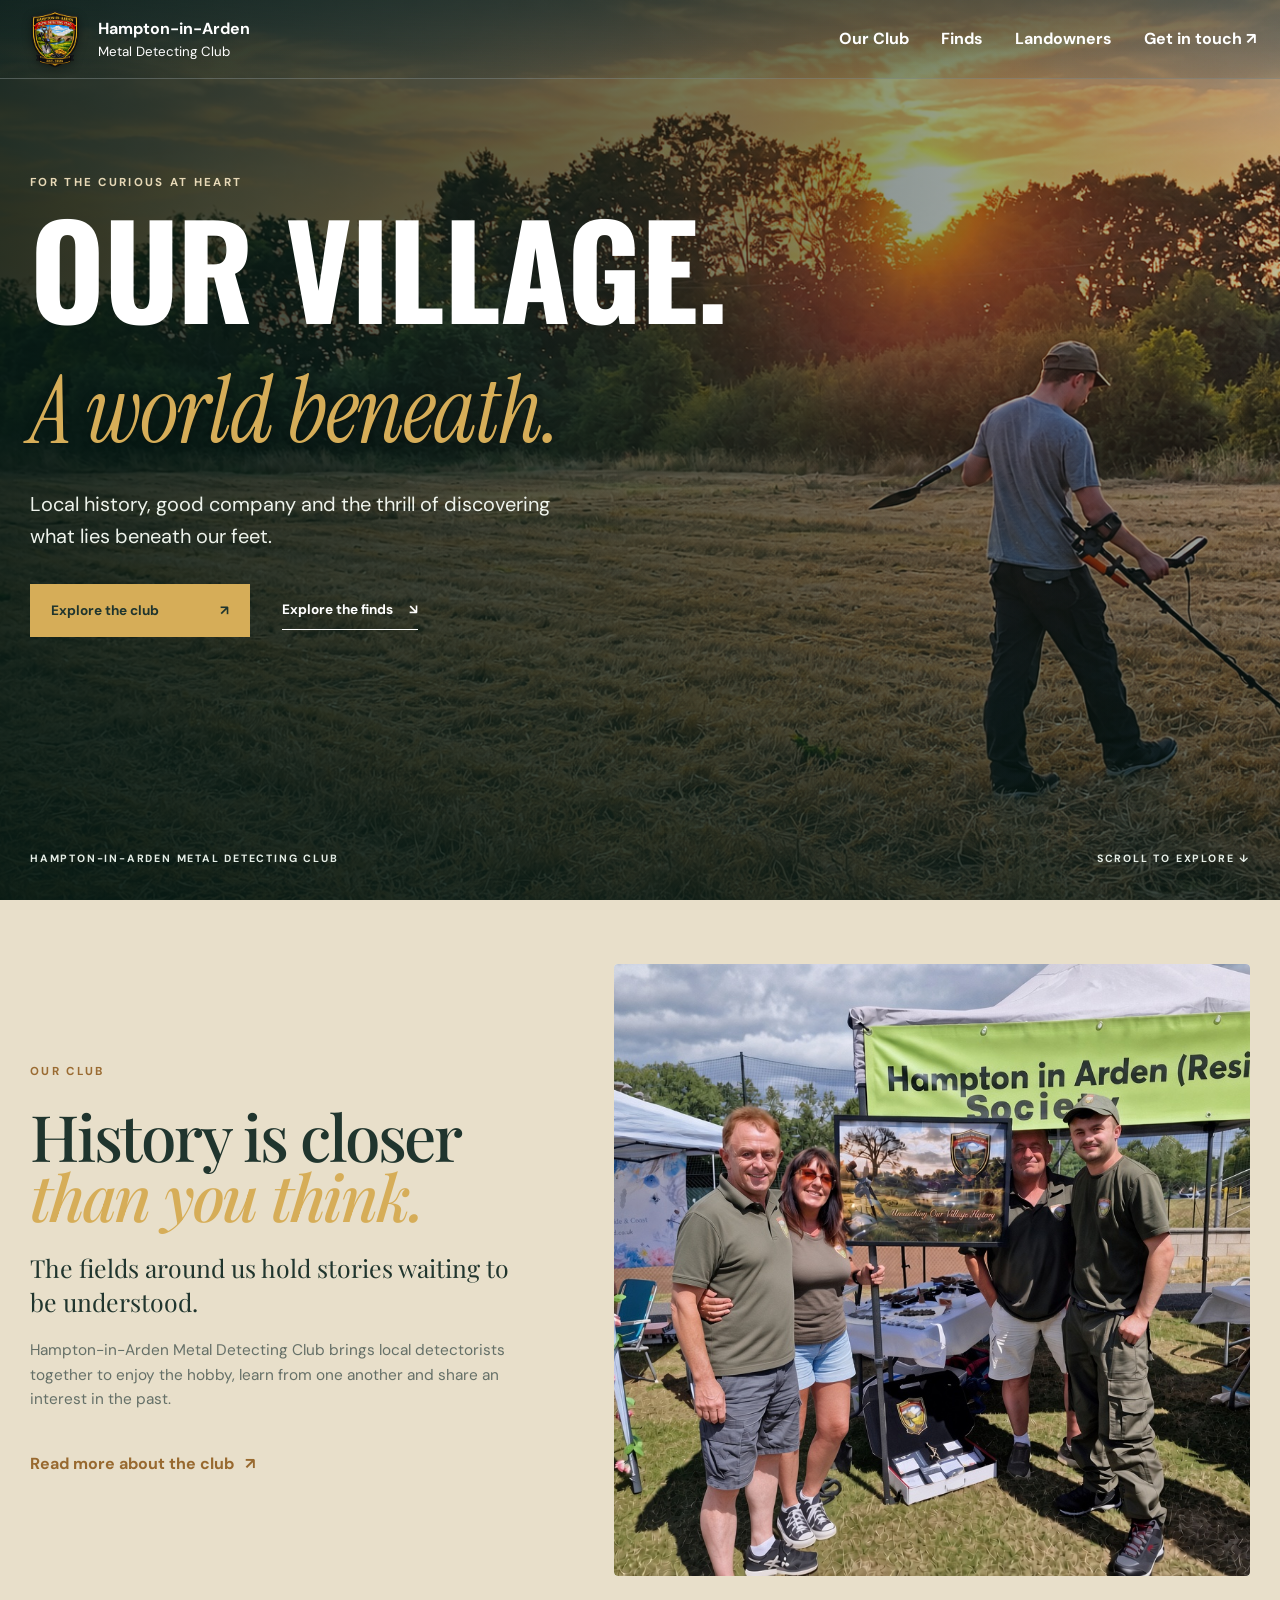
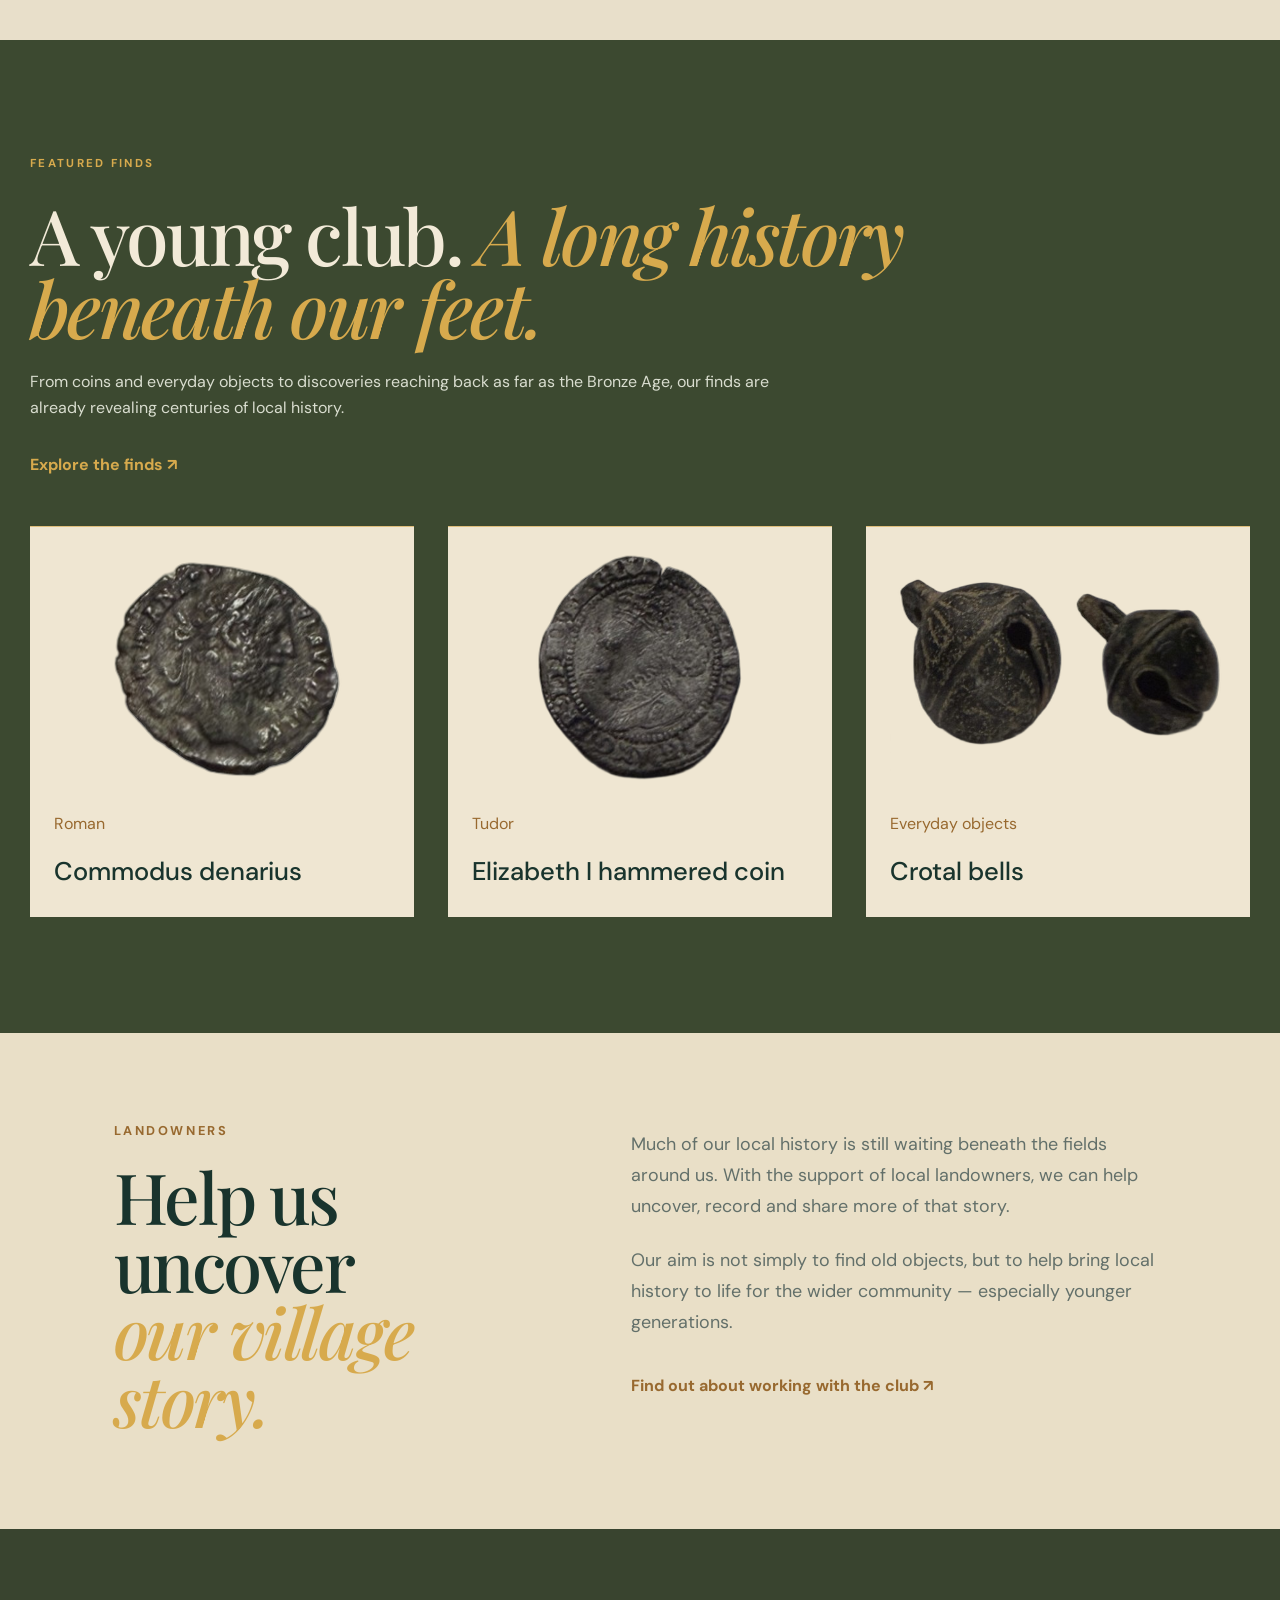
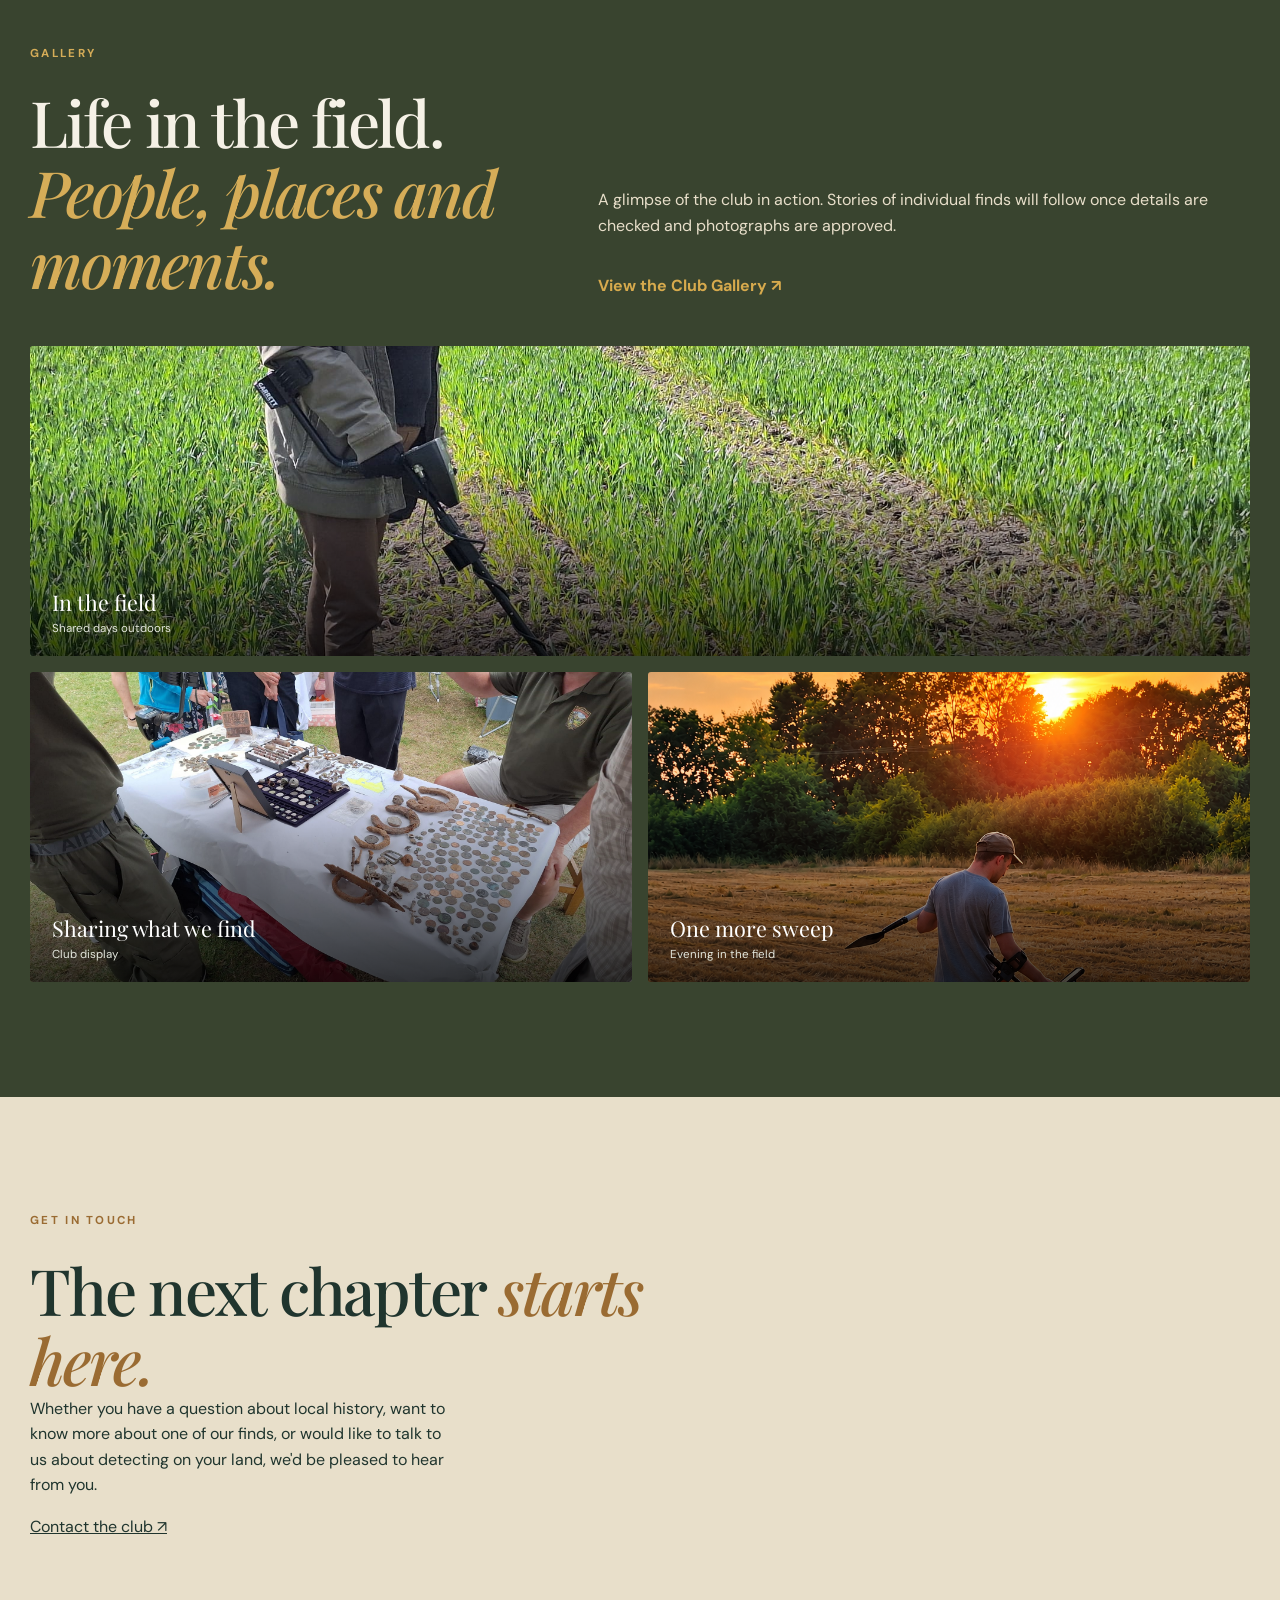
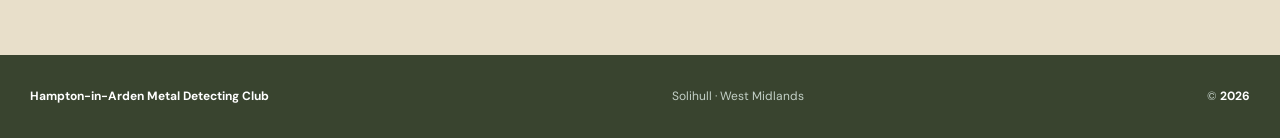
<file: index.html>
<!doctype html>
<html lang="en-GB">
  <head>
    <link href="https://fonts.googleapis.com/css2?family=Instrument+Serif:ital@0;1&family=Oswald:wght@600;700&display=swap" rel="stylesheet">
    <meta charset="utf-8">
    <meta name="viewport" content="width=device-width, initial-scale=1">
    <meta name="theme-color" content="#142b25">
    <meta name="description" content="Hampton-in-Arden Metal Detecting Club — unearthing our village history in Solihull, West Midlands.">
    <title>Hampton-in-Arden Metal Detecting Club</title>
    <link rel="stylesheet" href="styles.css">
    <script src="script.js" defer></script>
  </head>
  <body>
    <a class="skip" href="#main">Skip to content</a>
    <!-- Header and navigation -->
    <header class="header">
      <div class="header-inner">
        <a class="brand" href="#top" aria-label="Hampton-in-Arden Metal Detecting Club home">
          <img src="images/club-badge.png" alt="" width="1024" height="1536">
          <span>
            <strong>Hampton-in-Arden</strong>
            <small>Metal Detecting Club</small>
          </span>
        </a>
        <button class="menu-toggle" type="button" aria-expanded="false" aria-controls="navigation" aria-label="Open menu">
          <span></span>
          <span></span>
          <span></span>
        </button>
<nav id="navigation" class="navigation" aria-label="Main navigation">

  <div class="nav-dropdown">
    <a href="our-club.html" class="nav-parent">Our Club</a>

    <div class="nav-dropdown-menu">
      <a href="gallery.html">Club Gallery</a>
    </div>
  </div>

  <a href="finds.html">Finds</a>

  <a href="landowners.html">Landowners</a>

  <a class="nav-button" href="contact.html">
    Get in touch <span aria-hidden="true">↗</span>
  </a>

</nav>
      </div>
    </header>
    <main id="main">
      <!-- Hero -->
      <section id="top" class="hero hero-photo" aria-labelledby="hero-title">
        <picture class="hero-picture">
          <source media="(min-width: 769px)" srcset="images/hero_desktop.png">
          <img class="hero-background" src="images/hero_mobile.png" alt="A club detectorist searching a field at sunset">
        </picture>
        <div class="hero-shade" aria-hidden="true"></div>
        <div class="hero-content wrap">
          <div class="hero-main">
            <p class="kicker">For the curious at heart</p>
            <h1 id="hero-title">OUR VILLAGE.<br><em>A world beneath.</em></h1>
            <p>Local history, good company and the thrill of discovering what lies beneath our feet.</p>
            <div class="hero-actions">
              <a class="hero-button" href="#about">Explore the club <span aria-hidden="true">↗</span></a>
              <a class="hero-link" href="finds.html">Explore the finds<span aria-hidden="true">↘</span></a>
            </div>
          </div>
          <div class="hero-foot">
            <span>Hampton-in-Arden Metal Detecting Club</span>
            <span>Scroll to explore ↓</span>
          </div>
        </div>
      </section>
      
      <!-- Our Club -->
      <section id="about" class="about section-pad" aria-labelledby="about-title">
        <div class="wrap about-grid">
          <div class="about-copy">
            <p class="section-label">Our club</p>
            <h2 id="about-title">
              History is closer<br>
              <em>than you think.</em>
            </h2>
            <p class="lead">The fields around us hold stories waiting to be understood.</p>
            <p>Hampton-in-Arden Metal Detecting Club brings local detectorists together to enjoy the hobby, learn from one another and share an interest in the past.</p>
            <a class="about-link" href="our-club.html">
  Read more about the club <span aria-hidden="true">↗</span>
</a>

          </div>
          <figure class="about-photo">
            <img src="images/club-event.jpg" alt="Metal detector standing alone in a field beneath a large tree" width="1152" height="2048" loading="lazy">
          </figure>
        </div>
      </section>
      <!-- Club Identity artwork: saved for a future About page.
      Keep this comment limited to the artwork section below.
      
      <section class="banner-feature" aria-label="Club artwork"><div class="wrap"><p class="section-label">Our club identity</p><img src="images/homepage-banner.jpeg" alt="Illustrated club banner with village landscape, metal detector and Hampton-in-Arden badge" width="1536" height="1024"><p class="banner-credit">Unearthing Our Village History</p></div></section>
      
      -->
<!-- Featured Finds -->
<section class="featured-finds section-pad" aria-labelledby="featured-finds-title">
  <div class="wrap">

    <div class="featured-finds-heading">
      <p class="section-label">Featured Finds</p>

      <h2 id="featured-finds-title">
        A young club.
        <em>A long history beneath our feet.</em>
      </h2>

      <div class="featured-finds-intro">
        <p>
          From coins and everyday objects to discoveries reaching back as far
          as the Bronze Age, our finds are already revealing centuries of
          local history.
        </p>

        <a class="featured-finds-link" href="finds.html">
          Explore the finds ↗
        </a>
      </div>
    </div>

    <div class="featured-finds-grid">

      <article class="featured-find">
        <img src="images/roman-commodus-denarius.png"
             alt="Roman denarius of Commodus">
        <p class="find-period">Roman</p>
        <h3>Commodus denarius</h3>
      </article>

      <article class="featured-find">
        <img src="images/elizabeth-i-hammered-coin.png"
             alt="Elizabeth I hammered coin">
        <p class="find-period">Tudor</p>
        <h3>Elizabeth I hammered coin</h3>
      </article>

      <article class="featured-find">
        <img src="images/crotal-bells.png"
             alt="Copper alloy crotal bells">
        <p class="find-period">Everyday objects</p>
        <h3>Crotal bells</h3>
      </article>

    </div>

  </div>
</section>

<!-- Landowners -->
<section class="home-landowners section-pad" aria-labelledby="home-landowners-title">
  <div class="wrap home-landowners-grid">

    <div class="home-landowners-heading">
      <p class="section-label">Landowners</p>

      <h2 id="home-landowners-title">
        Help us uncover
        <em>our village story.</em>
      </h2>
    </div>

    <div class="home-landowners-copy">
      <p>
        Much of our local history is still waiting beneath the fields around us.
        With the support of local landowners, we can help uncover, record and
        share more of that story.
      </p>

      <p>
        Our aim is not simply to find old objects, but to help bring local
        history to life for the wider community — especially younger generations.
      </p>

      <a class="home-landowners-link" href="landowners.html">
        Find out about working with the club ↗
      </a>
    </div>

  </div>
</section>

      <!-- Gallery -->
      <section id="moments" class="gallery section-pad" aria-labelledby="gallery-title">
        <div class="wrap">
          <div class="section-top">
            <div>
              <p class="section-label">Gallery</p>
              <h2 id="gallery-title">
  Life in the field.<br>
  <em>People, places and moments.</em>
</h2>
            </div>
            <div class="gallery-copy">
  <p>
    A glimpse of the club in action. Stories of individual finds will follow
    once details are checked and photographs are approved.
  </p>

  <a class="gallery-link" href="gallery.html">
    View the Club Gallery ↗
  </a>
</div>
          </div>
          <div class="gallery-grid">
            <figure class="gallery-card wide">
              <img src="images/member-detecting.jpeg" alt="A club member metal detecting in a green field" width="2040" height="1530" loading="lazy">
              <figcaption>
                <span>In the field</span>
                <small>Shared days outdoors</small>
              </figcaption>
            </figure>
            <figure class="gallery-card">
              <img src="images/finds-display.jpeg" alt="A display of objects found by detectorists at a community event" width="2040" height="1530" loading="lazy">
              <figcaption>
                <span>Sharing what we find</span>
                <small>Club display</small>
              </figcaption>
            </figure>
            <figure class="gallery-card">
              <img src="images/evening-detecting.jpeg" alt="A detectorist searching a field at sunset" width="1600" height="1200" loading="lazy">
              <figcaption>
                <span>One more sweep</span>
                <small>Evening in the field</small>
              </figcaption>
            </figure>
          </div>
        </div>
      </section>

      <!-- Contact -->
      <section id="contact" class="contact section-pad" aria-labelledby="contact-title">
        <div class="wrap contact-grid">
          <div>
            <p class="section-label">Get in touch</p>

<h2>
  The next chapter
  <em>starts here.</em>
</h2>

<p>
  Whether you have a question about local history, want to know more about
  one of our finds, or would like to talk to us about detecting on your land,
  we'd be pleased to hear from you.
</p>

<a class="button" href="contact.html">
  Contact the club ↗
</a>
        </div>
      </section>
    </main>
    <!-- Footer -->
    <footer class="footer">
      <div class="wrap footer-inner">
        <span>Hampton-in-Arden Metal Detecting Club</span>
        <span>Solihull · West Midlands</span>
        <span>© <span id="year">2026</span></span>
      </div>
    </footer>
  </body>
</html>
</file>
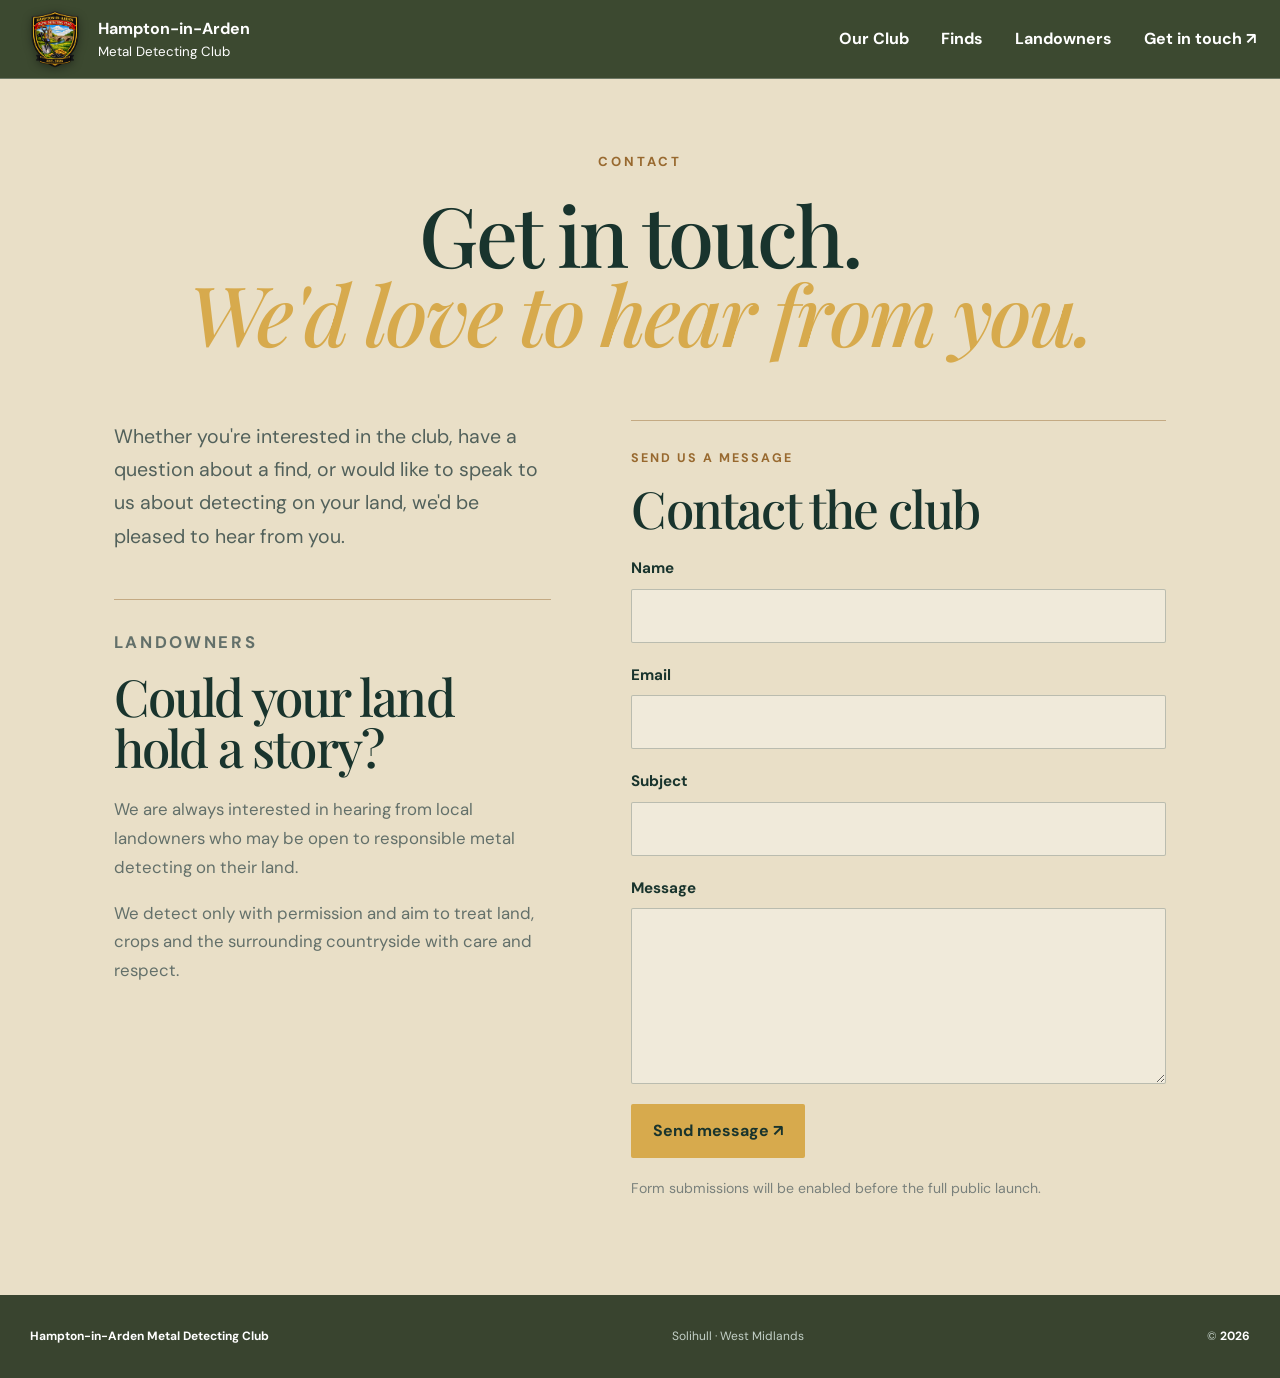
<file: contact.html>
<!doctype html>
<html lang="en-GB">
  <head>
    <link href="https://fonts.googleapis.com/css2?family=Instrument+Serif:ital@0;1&family=Oswald:wght@600;700&display=swap" rel="stylesheet">
    <meta charset="utf-8">
    <meta name="viewport" content="width=device-width, initial-scale=1">
    <meta name="theme-color" content="#142b25">
    <meta name="description" content="Hampton-in-Arden Metal Detecting Club — unearthing our village history in Solihull, West Midlands.">
    <title>Contact | Hampton In Arden Metal Detecting Club</title>
    <link rel="stylesheet" href="styles.css">
    <script src="script.js" defer></script>
  </head>

  <body>
   
    <!-- Header and navigation -->
    <header class="header inner-header">
      <div class="header-inner">
        <a class="brand" href="index.html#top" aria-label="Hampton-in-Arden Metal Detecting Club home">
          <img src="images/club-badge.png" alt="" width="1024" height="1536">
          <span>
            <strong>Hampton-in-Arden</strong>
            <small>Metal Detecting Club</small>
          </span>
        </a>
        <button class="menu-toggle" type="button" aria-expanded="false" aria-controls="navigation" aria-label="Open menu">
          <span></span>
          <span></span>
          <span></span>
        </button>
<nav id="navigation" class="navigation" aria-label="Main navigation">

  <div class="nav-dropdown">
    <a href="our-club.html" class="nav-parent">Our Club</a>

    <div class="nav-dropdown-menu">
      <a href="gallery.html">Club Gallery</a>
    </div>
  </div>

  <a href="finds.html">Finds</a>

  <a href="landowners.html">Landowners</a>

 <a class="nav-button" href="contact.html" aria-current="page">
  Get in touch <span aria-hidden="true">↗</span>
</a>

</nav>
      </div>
    </header>
   <a class="skip" href="#main">Skip to content</a>
<main class="contact-page">

  <section class="contact-intro">
    <div class="wrap">

      <div class="contact-heading">
        <p class="section-label">Contact</p>

        <h1>
          Get in touch.
          <em>We'd love to hear from you.</em>
        </h1>
      </div>

      <div class="contact-layout">

        <div class="contact-info">

          <p class="contact-lead">
            Whether you're interested in the club, have a question about a find,
            or would like to speak to us about detecting on your land, we'd be
            pleased to hear from you.
          </p>

          <div class="contact-block">
            <p class="contact-label">Landowners</p>
            <h2>Could your land hold a story?</h2>

            <p>
              We are always interested in hearing from local landowners who may
              be open to responsible metal detecting on their land.
            </p>

            <p>
              We detect only with permission and aim to treat land, crops and
              the surrounding countryside with care and respect.
            </p>
          </div>

        </div>

        <div class="contact-form-panel">

          <p class="contact-label">Send us a message</p>
          <h2>Contact the club</h2>

          <form class="contact-form" action="#" method="post">

            <label>
              Name
              <input type="text" name="name" required>
            </label>

            <label>
              Email
              <input type="email" name="email" required>
            </label>

            <label>
              Subject
              <input type="text" name="subject">
            </label>

            <label>
              Message
              <textarea name="message" rows="6" required></textarea>
            </label>

            <button type="submit" class="contact-submit">
              Send message ↗
            </button>

            <p class="form-note">
              Form submissions will be enabled before the full public launch.
            </p>

          </form>

        </div>

      </div>

    </div>
  </section>

</main>
    <!-- Footer -->
    <footer class="footer">
      <div class="wrap footer-inner">
        <span>Hampton-in-Arden Metal Detecting Club</span>
        <span>Solihull · West Midlands</span>
        <span>© <span id="year">2026</span></span>
      </div>
    </footer>
  </body>
</html>
</file>
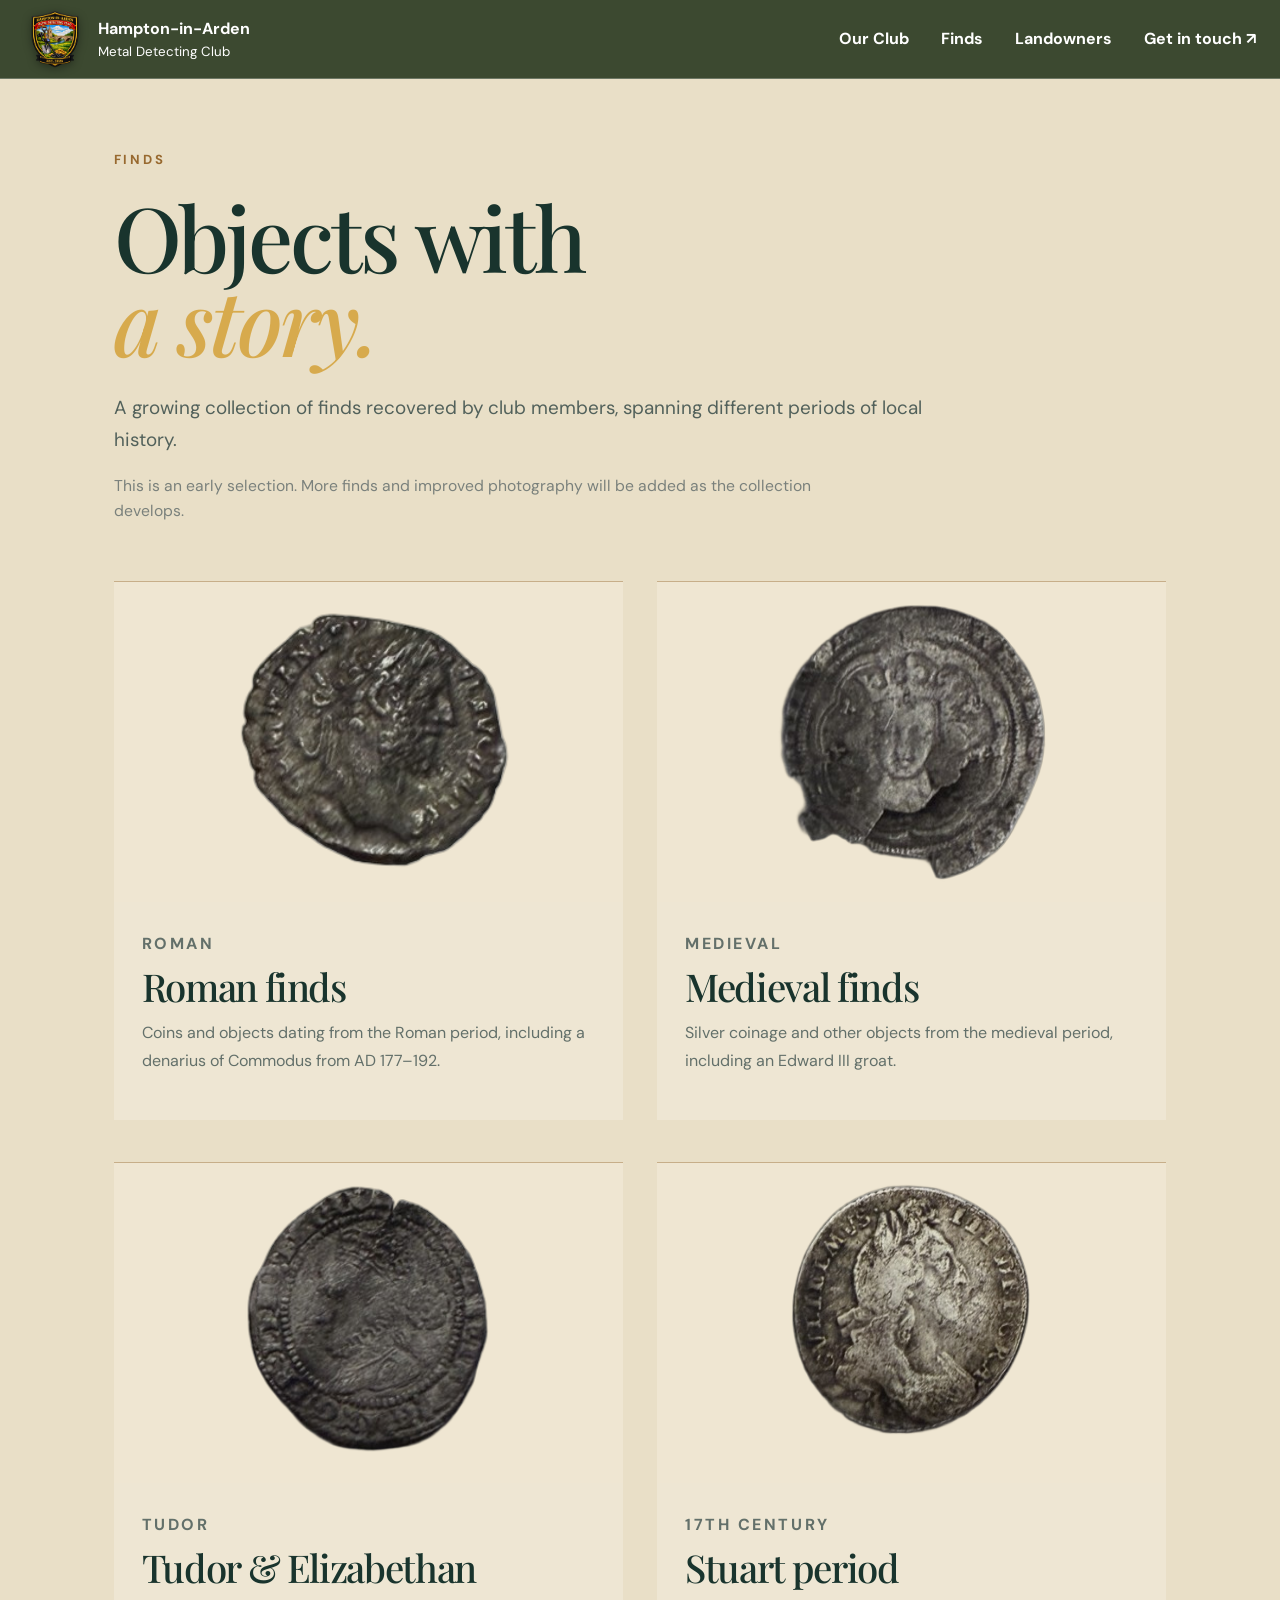
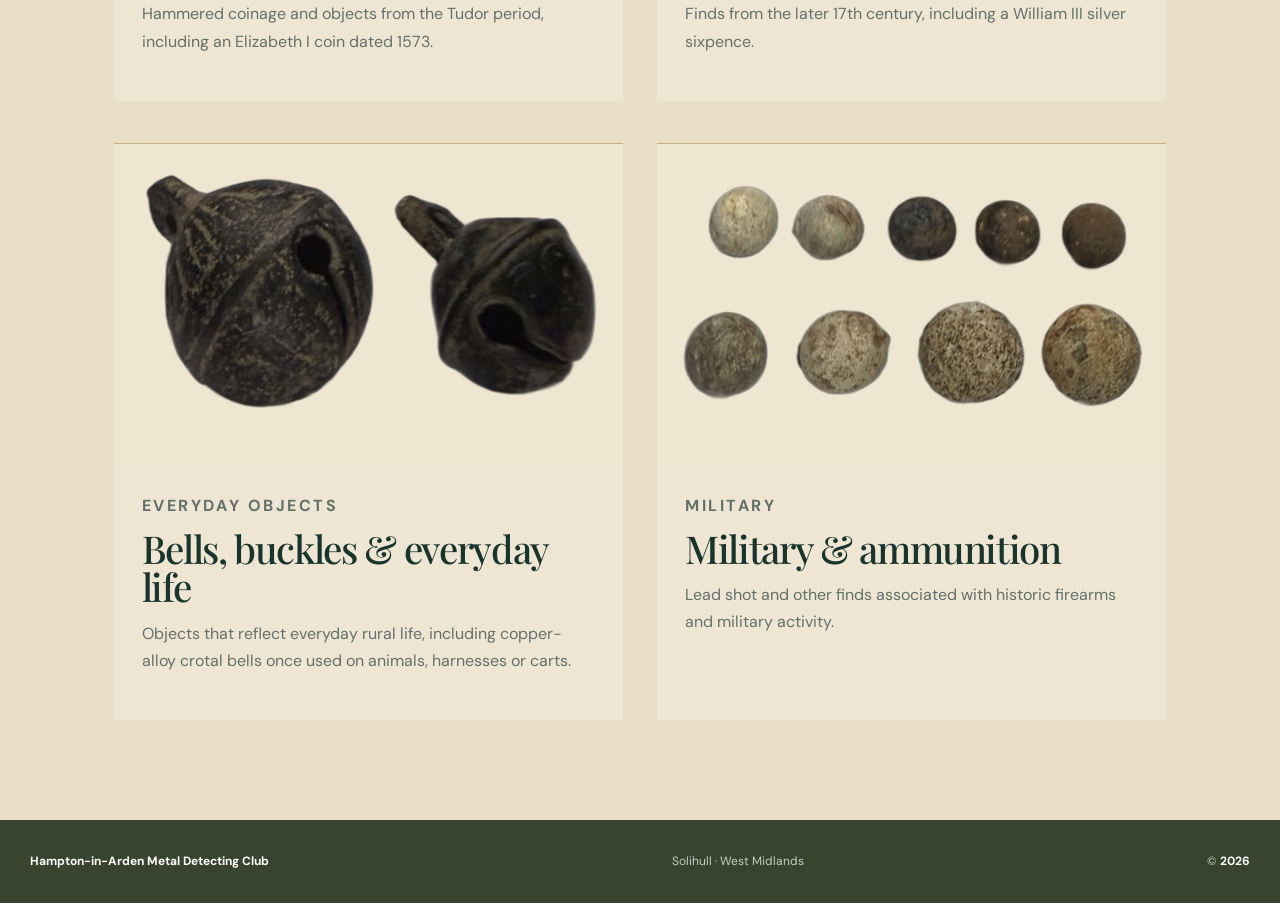
<file: finds.html>
<!doctype html>
<html lang="en-GB">
  <head>
    <link href="https://fonts.googleapis.com/css2?family=Instrument+Serif:ital@0;1&family=Oswald:wght@600;700&display=swap" rel="stylesheet">
    <meta charset="utf-8">
    <meta name="viewport" content="width=device-width, initial-scale=1">
    <meta name="theme-color" content="#142b25">
    <meta name="description" content="Hampton-in-Arden Metal Detecting Club — unearthing our village history in Solihull, West Midlands.">
    <title>Finds | Hampton In Arden Metal Detecting Club</title>
    <link rel="stylesheet" href="styles.css">
    <script src="script.js" defer></script>
  </head>
  <body>
    <a class="skip" href="#main">Skip to content</a>
    
    <!-- Header and navigation -->
    <header class="header inner-header">
      <div class="header-inner">
        <a class="brand" href="index.html#top" aria-label="Hampton-in-Arden Metal Detecting Club home">
          <img src="images/club-badge.png" alt="" width="1024" height="1536">
          <span>
            <strong>Hampton-in-Arden</strong>
            <small>Metal Detecting Club</small>
          </span>
        </a>
        <button class="menu-toggle" type="button" aria-expanded="false" aria-controls="navigation" aria-label="Open menu">
          <span></span>
          <span></span>
          <span></span>
        </button>
<nav id="navigation" class="navigation" aria-label="Main navigation">

  <div class="nav-dropdown">
    <a href="our-club.html" class="nav-parent">Our Club</a>

    <div class="nav-dropdown-menu">
      <a href="gallery.html">Club Gallery</a>
    </div>
  </div>

  <a href="finds.html" aria-current="page">Finds</a>

  <a href="landowners.html">Landowners</a>

  <a class="nav-button" href="contact.html">
    Get in touch <span aria-hidden="true">↗</span>
  </a>

</nav>
      </div>
    </header>

<main class="finds-page">

  <section class="finds-intro">
    <div class="wrap">
      <p class="section-label">Finds</p>

      <h1>
        Objects with
        <em>a story.</em>
      </h1>

      <p class="finds-lead">
        A growing collection of finds recovered by club members, spanning
        different periods of local history.
      </p>

      <p class="finds-note">
        This is an early selection. More finds and improved photography will
        be added as the collection develops.
      </p>
    </div>
  </section>

  <section class="finds-categories">
    <div class="wrap finds-category-grid">

      <article class="find-category">
        <img src="images/roman-commodus-denarius.png" alt="Roman denarius of Commodus">
        <div class="find-category-copy">
          <p class="find-period">Roman</p>
          <h2>Roman finds</h2>
          <p>
            Coins and objects dating from the Roman period, including a
            denarius of Commodus from AD 177–192.
          </p>
        </div>
      </article>

      <article class="find-category">
        <img src="images/edward-iii-groat.png" alt="Edward III medieval groat">
        <div class="find-category-copy">
          <p class="find-period">Medieval</p>
          <h2>Medieval finds</h2>
          <p>
            Silver coinage and other objects from the medieval period,
            including an Edward III groat.
          </p>
        </div>
      </article>

      <article class="find-category">
        <img src="images/elizabeth-i-hammered-coin.png" alt="Elizabeth I hammered coin">
        <div class="find-category-copy">
          <p class="find-period">Tudor</p>
          <h2>Tudor & Elizabethan</h2>
          <p>
            Hammered coinage and objects from the Tudor period, including an
            Elizabeth I coin dated 1573.
          </p>
        </div>
      </article>

      <article class="find-category">
        <img src="images/william-iii-sixpence.png" alt="William III silver sixpence">
        <div class="find-category-copy">
          <p class="find-period">17th century</p>
          <h2>Stuart period</h2>
          <p>
            Finds from the later 17th century, including a William III silver
            sixpence.
          </p>
        </div>
      </article>

      <article class="find-category">
        <img src="images/crotal-bells.png" alt="Copper alloy crotal bells">
        <div class="find-category-copy">
          <p class="find-period">Everyday objects</p>
          <h2>Bells, buckles & everyday life</h2>
          <p>
            Objects that reflect everyday rural life, including copper-alloy
            crotal bells once used on animals, harnesses or carts.
          </p>
        </div>
      </article>

      <article class="find-category">
        <img src="images/musket-balls.png" alt="Collection of musket balls">
        <div class="find-category-copy">
          <p class="find-period">Military</p>
          <h2>Military & ammunition</h2>
          <p>
            Lead shot and other finds associated with historic firearms and
            military activity.
          </p>
        </div>
      </article>

    </div>
  </section>

</main>
    <!-- Footer -->
    <footer class="footer">
      <div class="wrap footer-inner">
        <span>Hampton-in-Arden Metal Detecting Club</span>
        <span>Solihull · West Midlands</span>
        <span>© <span id="year">2026</span></span>
      </div>
    </footer>
  </body>
</html>
</file>
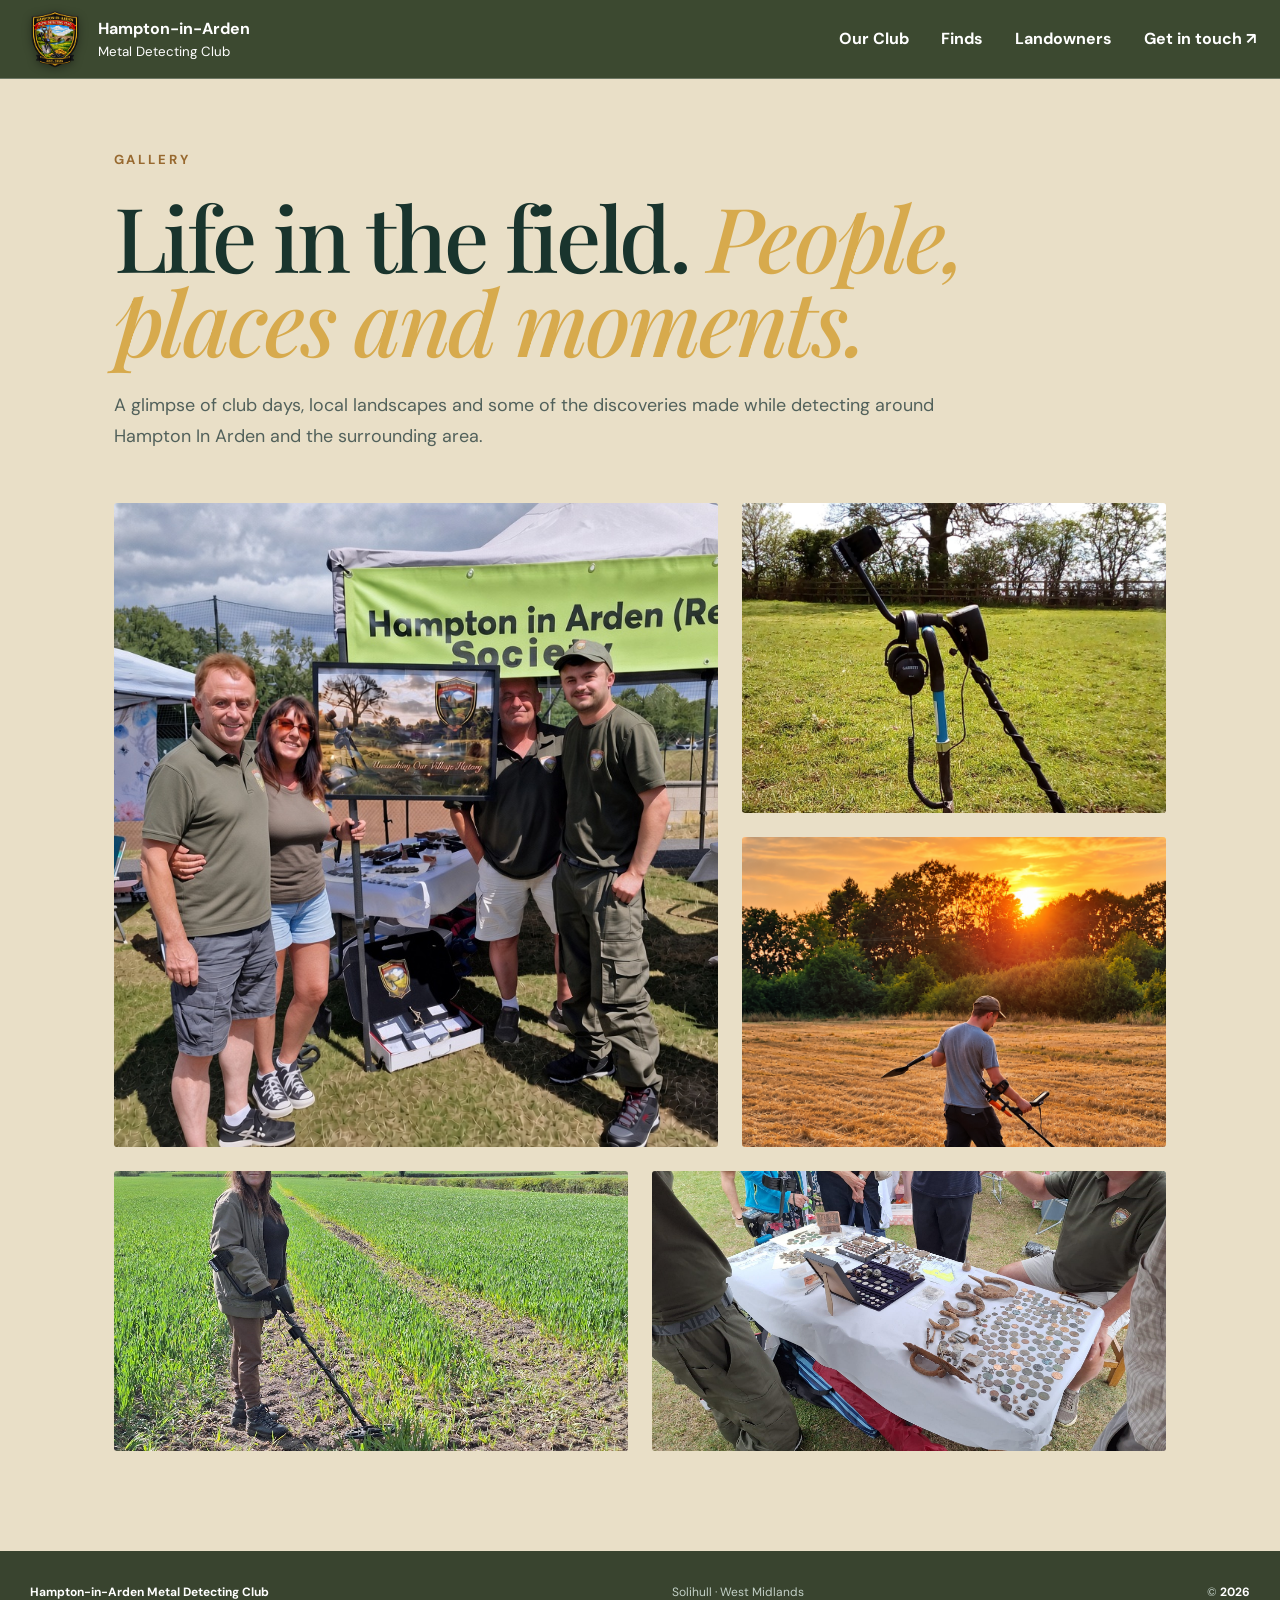
<file: gallery.html>
<!doctype html>
<html lang="en-GB">
  <head>
    <link href="https://fonts.googleapis.com/css2?family=Instrument+Serif:ital@0;1&family=Oswald:wght@600;700&display=swap" rel="stylesheet">
    <meta charset="utf-8">
    <meta name="viewport" content="width=device-width, initial-scale=1">
    <meta name="theme-color" content="#142b25">
    <meta name="description" content="Hampton-in-Arden Metal Detecting Club — unearthing our village history in Solihull, West Midlands.">
    <title>Gallery | Hampton In Arden Metal Detecting Club</title>
    <link rel="stylesheet" href="styles.css">
    <script src="script.js" defer></script>
  </head>
  <body>
    <a class="skip" href="#main">Skip to content</a>
    
    <!-- Header and navigation -->
    <header class="header inner-header">
      <div class="header-inner">
        <a class="brand" href="index.html#top" aria-label="Hampton-in-Arden Metal Detecting Club home">
          <img src="images/club-badge.png" alt="" width="1024" height="1536">
          <span>
            <strong>Hampton-in-Arden</strong>
            <small>Metal Detecting Club</small>
          </span>
        </a>
        <button class="menu-toggle" type="button" aria-expanded="false" aria-controls="navigation" aria-label="Open menu">
          <span></span>
          <span></span>
          <span></span>
        </button>
    
<nav id="navigation" class="navigation" aria-label="Main navigation">

  <div class="nav-dropdown">
    <a href="our-club.html" class="nav-parent">Our Club</a>

    <div class="nav-dropdown-menu">
      <a href="gallery.html" aria-current="page">Club Gallery</a>
    </div>
  </div>

  <a href="finds.html">Finds</a>

  <a href="landowners.html">Landowners</a>

  <a class="nav-button" href="contact.html">
    Get in touch <span aria-hidden="true">↗</span>
  </a>

</nav>
      </div>
    </header>
<main class="gallery-page">

  <section class="gallery-intro">
    <div class="wrap">
      <p class="section-label">Gallery</p>

      <h1>
        Life in the field.
        <em>People, places and moments.</em>
      </h1>

      <p class="gallery-lead">
        A glimpse of club days, local landscapes and some of the discoveries
        made while detecting around Hampton In Arden and the surrounding area.
      </p>
    </div>
  </section>

  <section class="gallery-grid-section">
    <div class="wrap gallery-grid">

      <figure class="gallery-item gallery-item-large">
        <img src="images/club-event.jpg" alt="Members of Hampton In Arden Metal Detecting Club at a club event">
      </figure>

      <figure class="gallery-item">
        <img src="images/detector-in-field.jpeg" alt="Metal detector being used in a local field">
      </figure>

      <figure class="gallery-item">
        <img src="images/evening-detecting.jpeg" alt="Metal detecting in the evening">
      </figure>

      <figure class="gallery-item">
        <img src="images/member-detecting.jpeg" alt="Club member metal detecting">
      </figure>

      <figure class="gallery-item">
        <img src="images/finds-display.jpeg" alt="A selection of metal detecting finds">
      </figure>

    </div>
  </section>

</main>
    <!-- Footer -->
    <footer class="footer">
      <div class="wrap footer-inner">
        <span>Hampton-in-Arden Metal Detecting Club</span>
        <span>Solihull · West Midlands</span>
        <span>© <span id="year">2026</span></span>
      </div>
    </footer>
  </body>
</html>
</file>
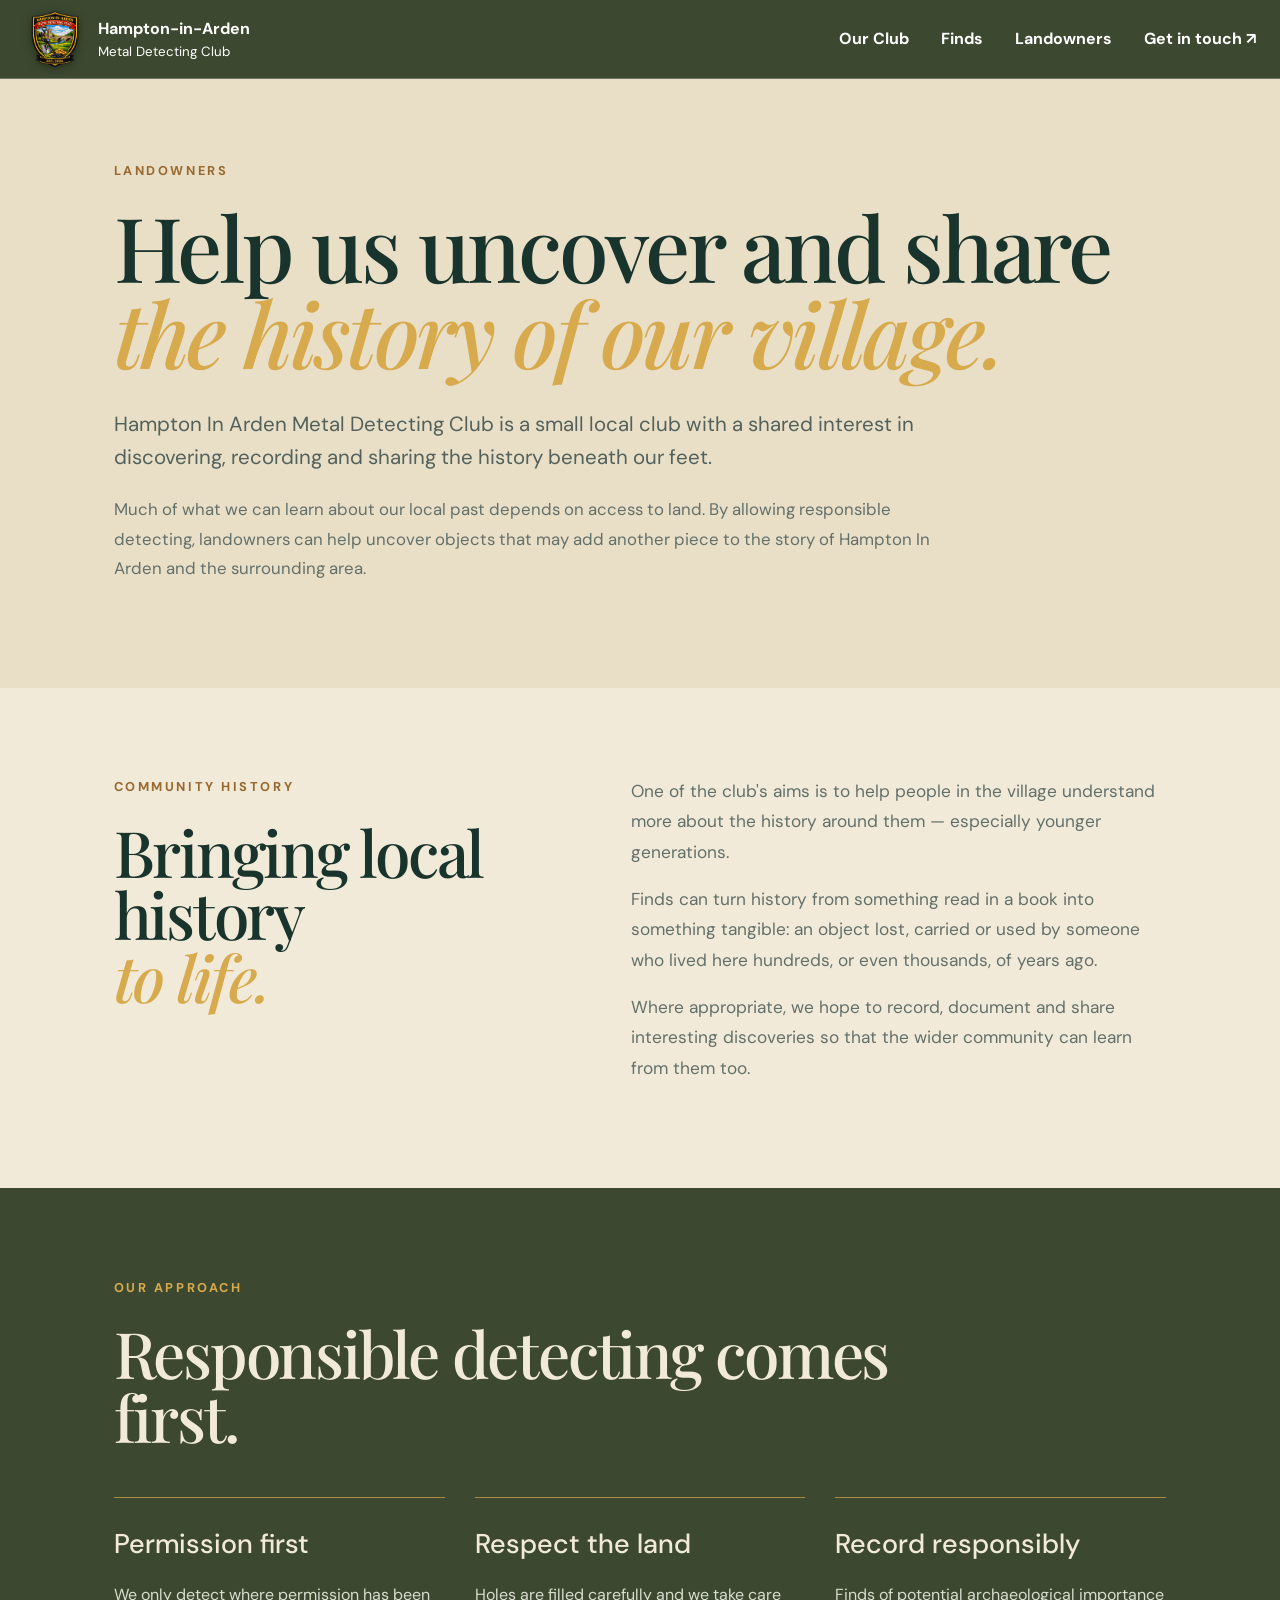
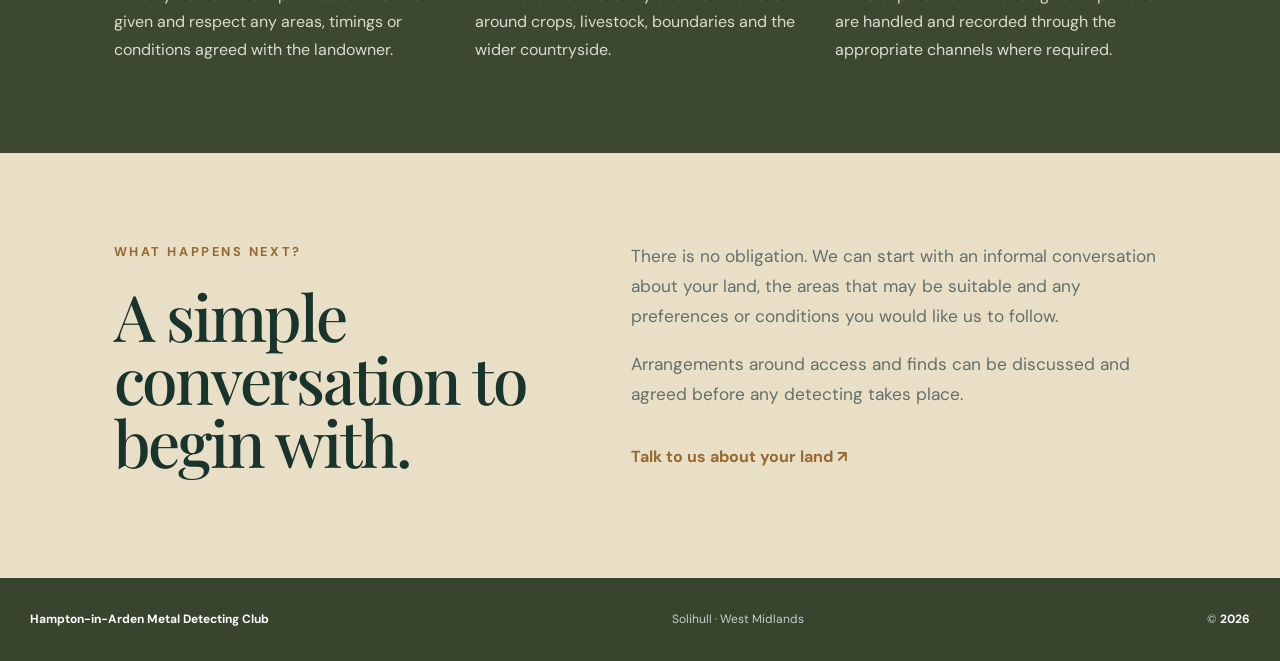
<file: landowners.html>
<!doctype html>
<html lang="en-GB">
  <head>
    <link href="https://fonts.googleapis.com/css2?family=Instrument+Serif:ital@0;1&family=Oswald:wght@600;700&display=swap" rel="stylesheet">
    <meta charset="utf-8">
    <meta name="viewport" content="width=device-width, initial-scale=1">
    <meta name="theme-color" content="#142b25">
    <meta name="description" content="Hampton-in-Arden Metal Detecting Club — unearthing our village history in Solihull, West Midlands.">
    <title>Landowners | Hampton In Arden Metal Detecting Club</title>
    <link rel="stylesheet" href="styles.css">
    <script src="script.js" defer></script>
  </head>
  <body>
    <a class="skip" href="#main">Skip to content</a>
    
    <!-- Header and navigation -->
    <header class="header inner-header">
      <div class="header-inner">
        <a class="brand" href="index.html#top" aria-label="Hampton-in-Arden Metal Detecting Club home">
          <img src="images/club-badge.png" alt="" width="1024" height="1536">
          <span>
            <strong>Hampton-in-Arden</strong>
            <small>Metal Detecting Club</small>
          </span>
        </a>
        <button class="menu-toggle" type="button" aria-expanded="false" aria-controls="navigation" aria-label="Open menu">
          <span></span>
          <span></span>
          <span></span>
        </button>
    
<nav id="navigation" class="navigation" aria-label="Main navigation">

  <div class="nav-dropdown">
    <a href="our-club.html" class="nav-parent">Our Club</a>

    <div class="nav-dropdown-menu">
      <a href="gallery.html">Club Gallery</a>
    </div>
  </div>

  <a href="finds.html">Finds</a>

  <a href="landowners.html" aria-current="page">Landowners</a>

  <a class="nav-button" href="contact.html">
    Get in touch <span aria-hidden="true">↗</span>
  </a>

</nav>
      </div>
    </header>

<main class="landowners-page">

  <section class="landowners-hero">
    <div class="wrap">

      <p class="section-label">Landowners</p>

      <h1>
        Help us uncover and share
        <em>the history of our village.</em>
      </h1>

      <p class="landowners-lead">
        Hampton In Arden Metal Detecting Club is a small local club with a
        shared interest in discovering, recording and sharing the history
        beneath our feet.
      </p>

      <p>
        Much of what we can learn about our local past depends on access to
        land. By allowing responsible detecting, landowners can help uncover
        objects that may add another piece to the story of Hampton In Arden
        and the surrounding area.
      </p>

    </div>
  </section>


  <section class="landowners-community">
    <div class="wrap landowners-two-col">

      <div>
        <p class="section-label">Community history</p>
        <h2>
          Bringing local history
          <em>to life.</em>
        </h2>
      </div>

      <div>
        <p>
          One of the club's aims is to help people in the village understand
          more about the history around them — especially younger generations.
        </p>

        <p>
          Finds can turn history from something read in a book into something
          tangible: an object lost, carried or used by someone who lived here
          hundreds, or even thousands, of years ago.
        </p>

        <p>
          Where appropriate, we hope to record, document and share interesting
          discoveries so that the wider community can learn from them too.
        </p>
      </div>

    </div>
  </section>


  <section class="landowners-approach">
    <div class="wrap">

      <div class="landowners-section-heading">
        <p class="section-label">Our approach</p>
        <h2>Responsible detecting comes first.</h2>
      </div>

      <div class="landowners-principles">

        <div class="landowner-principle">
          <h3>Permission first</h3>
          <p>
            We only detect where permission has been given and respect any
            areas, timings or conditions agreed with the landowner.
          </p>
        </div>

        <div class="landowner-principle">
          <h3>Respect the land</h3>
          <p>
            Holes are filled carefully and we take care around crops,
            livestock, boundaries and the wider countryside.
          </p>
        </div>

        <div class="landowner-principle">
          <h3>Record responsibly</h3>
          <p>
            Finds of potential archaeological importance are handled and
            recorded through the appropriate channels where required.
          </p>
        </div>

      </div>

    </div>
  </section>


  <section class="landowners-next">
    <div class="wrap landowners-two-col">

      <div>
        <p class="section-label">What happens next?</p>
        <h2>A simple conversation to begin with.</h2>
      </div>

      <div>
        <p>
          There is no obligation. We can start with an informal conversation
          about your land, the areas that may be suitable and any preferences
          or conditions you would like us to follow.
        </p>

        <p>
          Arrangements around access and finds can be discussed and agreed
          before any detecting takes place.
        </p>

        <a class="landowners-cta" href="contact.html">
          Talk to us about your land ↗
        </a>
      </div>

    </div>
  </section>

</main>
    <!-- Footer -->
    <footer class="footer">
      <div class="wrap footer-inner">
        <span>Hampton-in-Arden Metal Detecting Club</span>
        <span>Solihull · West Midlands</span>
        <span>© <span id="year">2026</span></span>
      </div>
    </footer>
  </body>
</html>
</file>
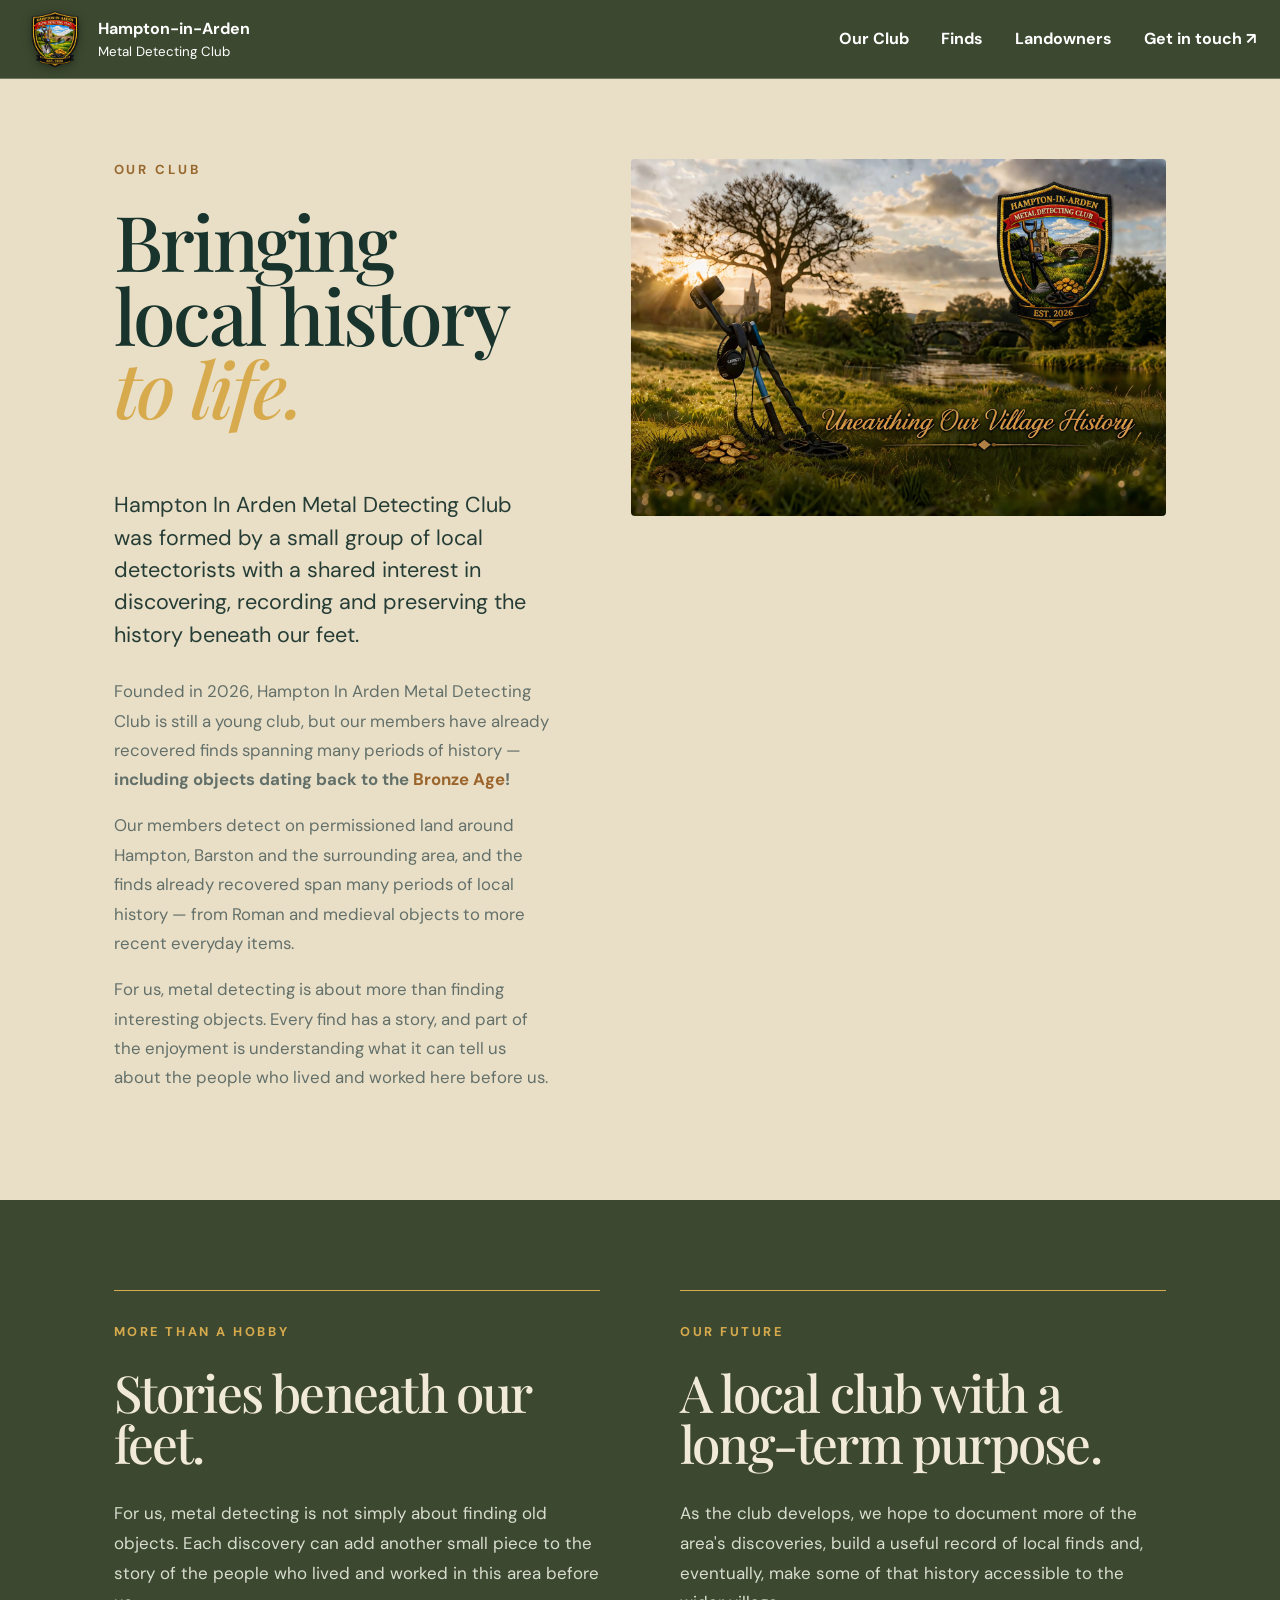
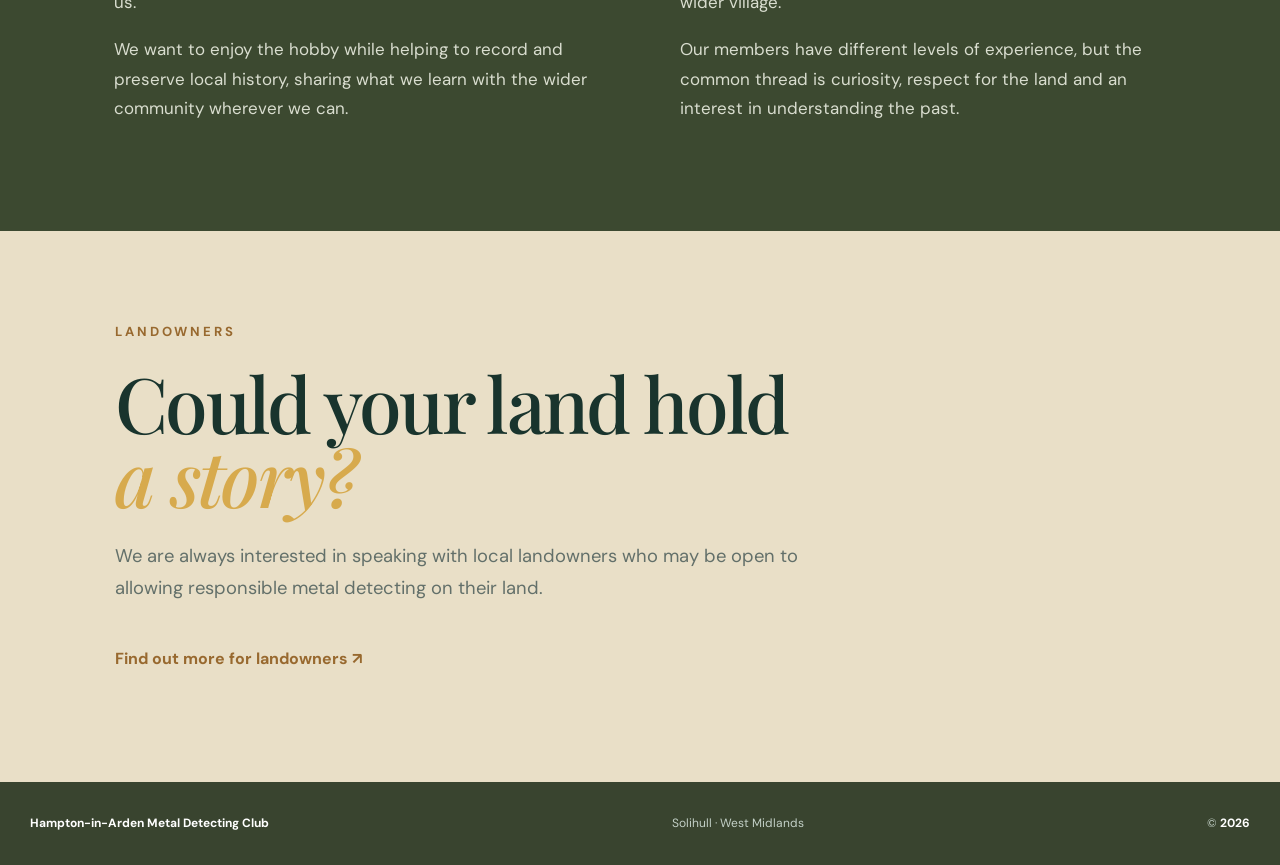
<file: our-club.html>
<!doctype html>
<html lang="en-GB">
  <head>
    <link href="https://fonts.googleapis.com/css2?family=Instrument+Serif:ital@0;1&family=Oswald:wght@600;700&display=swap" rel="stylesheet">
    <meta charset="utf-8">
    <meta name="viewport" content="width=device-width, initial-scale=1">
    <meta name="theme-color" content="#142b25">
    <meta name="description" content="Hampton-in-Arden Metal Detecting Club — unearthing our village history in Solihull, West Midlands.">
    <title>Our Club | Hampton In Arden Metal Detecting Club</title>
    <link rel="stylesheet" href="styles.css">
    <script src="script.js" defer></script>
  </head>
  <body>
    <a class="skip" href="#main">Skip to content</a>
    
    <!-- Header and navigation -->
    <header class="header inner-header">
      <div class="header-inner">
        <a class="brand" href="index.html#top" aria-label="Hampton-in-Arden Metal Detecting Club home">
          <img src="images/club-badge.png" alt="" width="1024" height="1536">
          <span>
            <strong>Hampton-in-Arden</strong>
            <small>Metal Detecting Club</small>
          </span>
        </a>
        <button class="menu-toggle" type="button" aria-expanded="false" aria-controls="navigation" aria-label="Open menu">
          <span></span>
          <span></span>
          <span></span>
        </button>
    
<nav id="navigation" class="navigation" aria-label="Main navigation">

  <div class="nav-dropdown">
    <a href="our-club.html" class="nav-parent" aria-current="page">Our Club</a>

    <div class="nav-dropdown-menu">
      <a href="gallery.html">Club Gallery</a>
    </div>
  </div>

  <a href="finds.html">Finds</a>

  <a href="landowners.html">Landowners</a>

  <a class="nav-button" href="contact.html">
    Get in touch <span aria-hidden="true">↗</span>
  </a>

</nav>
      </div>
    </header>

    <main class="club-page">

  <section class="club-intro">
  <div class="wrap club-intro-grid">

    <div class="club-intro-heading">
      <p class="section-label">Our Club</p>

      <h1>
        Bringing local history
        <em>to life.</em>
      </h1>
    </div>

    <figure class="club-intro-image">
      <img
        src="images/about-banner.jpeg"
        alt="Hampton In Arden Metal Detecting Club - Unearthing Our Village History"
      >
    </figure>

    <div class="club-intro-copy">
      <p class="club-lead">
        Hampton In Arden Metal Detecting Club was formed by a small group of
        local detectorists with a shared interest in discovering, recording
        and preserving the history beneath our feet.
      </p>

      <p>
  Founded in 2026, Hampton In Arden Metal Detecting Club is still a young club,
  but our members have already recovered finds spanning many periods of history —
  <strong>
  including objects dating back to the
  <span class="bronze-text">Bronze Age</span>!
</strong>
</p>

      <p>
        Our members detect on permissioned land around Hampton, Barston and
        the surrounding area, and the finds already recovered span many
        periods of local history — from Roman and medieval objects to more
        recent everyday items.
      </p>

      <p>
        For us, metal detecting is about more than finding interesting
        objects. Every find has a story, and part of the enjoyment is
        understanding what it can tell us about the people who lived and
        worked here before us.
      </p>
    </div>

  </div>
</section>


  <section class="club-story">
    <div class="wrap">

      <div class="club-story-block">
  <p class="section-label">More than a hobby</p>
  <h2>Stories beneath our feet.</h2>

  <p>
    For us, metal detecting is not simply about finding old objects.
    Each discovery can add another small piece to the story of the
    people who lived and worked in this area before us.
  </p>

  <p>
    We want to enjoy the hobby while helping to record and preserve
    local history, sharing what we learn with the wider community
    wherever we can.
  </p>
</div>

      <div class="club-story-block">
        <p class="section-label">Our future</p>
        <h2>A local club with a long-term purpose.</h2>

        <p>
          As the club develops, we hope to document more of the area's
          discoveries, build a useful record of local finds and, eventually,
          make some of that history accessible to the wider village.
        </p>

        <p>
          Our members have different levels of experience, but the common
          thread is curiosity, respect for the land and an interest in
          understanding the past.
        </p>
      </div>

    </div>
  </section>


  <section class="club-landowners">
    <div class="wrap">
      <p class="section-label">Landowners</p>

      <h2>
        Could your land hold
        <em>a story?</em>
      </h2>

      <p>
        We are always interested in speaking with local landowners who may be
        open to allowing responsible metal detecting on their land.
      </p>

 <a class="about-link" href="landowners.html">
  Find out more for landowners ↗
</a>
    </div>
  </section>

</main>
    <!-- Footer -->
    <footer class="footer">
      <div class="wrap footer-inner">
        <span>Hampton-in-Arden Metal Detecting Club</span>
        <span>Solihull · West Midlands</span>
        <span>© <span id="year">2026</span></span>
      </div>
    </footer>
  </body>
</html>
</file>
<file: styles.css>
@import url('https://fonts.googleapis.com/css2?family=DM+Sans:wght@400;500;600;700&family=Playfair+Display:ital,wght@0,500;0,600;1,500&display=swap');
/* ===== Variables ===== */
:root  {
  --dark: #20352e;
  --deep: #39442f;
  --cream: #e8dfca;
  --paper: #e8dfca;
  --gold: #d6ad58;
  --brown: #9a6b32;
  --ink: #20352e;
  --muted: #657068;
  --max: 1220px;
}

/* ===== Base: layout, typography and accessibility ===== */
*  {
  box-sizing: border-box;
}

html  {
  scroll-behavior: smooth;
}

body  {
  margin: 0;
  background: var(--cream);
  color: var(--ink);
  font-family: 'DM Sans', Arial, sans-serif;
  line-height: 1.6;
}

img  {
  max-width: 100%;
}

a  {
  color: inherit;
}

.wrap  {
  width: min(calc(100% - 3rem), var(--max));
  margin-inline: auto;
}

h1, h2, h3, p  {
  margin-top: 0;
}

h1, h2  {
  font-family: 'Playfair Display', Georgia, serif;
  letter-spacing: -.035em;
  font-weight: 500;
}

h1  {
  font-size: clamp(2.6rem, 5.5vw, 5.3rem);
  line-height: 1.13;
  margin: 0;
}

h2  {
  font-size: clamp(2.65rem, 5vw, 5rem);
  line-height: 1.1;
  margin-bottom: 1.5rem;
}

h1 em, h2 em  {
  color: var(--gold);
  font-weight: 500;
}

.kicker, .section-label  {
  text-transform: uppercase;
  letter-spacing: .2em;
  font-size: .72rem;
  font-weight: 700;
}

.section-label  {
  color: #936d39;
  margin-bottom: 1.5rem;
}

.section-pad  {
  padding: clamp(5rem, 9vw, 9rem) 0;
}

section  {
  scroll-margin-top: 78px;
}

.skip  {
  position: absolute;
  left: 1rem;
  top: -5rem;
  z-index: 50;
  background: white;
  padding: .7rem 1rem;
}

.skip:focus  {
  top: 1rem;
}

:focus-visible  {
  outline: 3px solid var(--gold);
  outline-offset: 4px;
}

/* ===== Header: transparent overlay and navigation ===== */
.header  {
  position: fixed;
  top: 0;
  left: 0;
  right: 0;
  z-index: 30;
  color: white;
  background: linear-gradient(to bottom, rgba(7, 26, 22, .42) 0%, rgba(7, 26, 22, .10) 100%);
  backdrop-filter: none;
  -webkit-backdrop-filter: none;
  border-bottom: 1px solid rgba(255, 255, 255, .25);
}

.header-inner  {
  width: min(calc(100% - 3rem), 1440px);
  min-height: 78px;
  margin: 0 auto;
  display: flex;
  align-items: center;
  justify-content: space-between;
  gap: 2rem;
}

.brand  {
  display: flex;
  align-items: center;
  gap: .75rem;
  color: white;
  text-decoration: none;
}

.brand img  {
  width: 54px;
  height: 66px;
  object-fit: contain;
  flex-shrink: 0;
  filter: drop-shadow(0 2px 5px rgba(0, 0, 0, .4));
}

.brand span  {
  display: flex;
  flex-direction: column;
}

.navigation  {
  display: flex;
  align-items: center;
  gap: 2rem;
}

.navigation a  {
  color: white;
  text-decoration: none;
  font-weight: 700;
}

.menu-toggle  {
  display: none;
}

/* ===== Hero: photograph, overlay, text and actions ===== */
.hero  {
  background: var(--deep);
  color: white;
}

.hero-photo  {
  position: relative;
  min-height: 100svh;
  isolation: isolate;
  overflow: hidden;
  background: var(--deep);
}

.hero-picture, .hero-background, .hero-shade  {
  position: absolute;
  inset: 0;
  width: 100%;
  height: 100%;
}

.hero-picture, .hero-background  {
  z-index: 0;
}

.hero-background  {
  object-fit: cover;
  object-position: center 54%;
}

.hero-shade  {
  z-index: 1;
  background: linear-gradient(90deg, rgba(6,26,20,.85) 0%, rgba(9,30,23,.58) 50%, rgba(8,27,22,.25) 100%), linear-gradient(0deg, rgba(7,25,20,.65), transparent 50%);
}

.hero-content  {
  position: relative;
  z-index: 2;
  min-height: 100svh;
  display: flex;
  flex-direction: column;
  justify-content: space-between;
  padding-top: calc(78px + 1rem);
  padding-bottom: 2rem;
}

.kicker  {
  display: flex;
  align-items: center;
  gap: .8rem;
  color: var(--gold);
  margin: 0 0 1rem;
}

.hero-main  {
  padding: 5rem 0;
  max-width: 800px;
}

.hero-main .kicker  {
  color: #e7d9b7;
}

.hero-main h1  {
  font-family: 'Oswald', Arial, sans-serif;
  font-weight: 700;
  letter-spacing: -.01em;
  font-size: clamp(4.2rem, 10vw, 10rem);
  line-height: .92;
  max-width: none;
  text-transform: uppercase;
}

.hero-main h1 em  {
  font-family: 'Instrument Serif', Georgia, serif;
  font-style: italic;
  font-weight: 400;
  letter-spacing: -.015em;
  text-transform: none;
  color: var(--gold);
  font-size: .72em;
  line-height: .95;
  text-shadow: 0 1px 8px rgba(0, 0, 0, .25);
}

.hero-main > p:not(.kicker)  {
  font-size: clamp(1rem, 1.7vw, 1.25rem);
  max-width: 560px;
  margin: 2rem 0;
  color: #eef3ec;
}

.hero-actions  {
  display: flex;
  align-items: center;
  gap: 2rem;
  flex-wrap: wrap;
}

.hero-button  {
  display: inline-flex;
  justify-content: space-between;
  gap: 3rem;
  background: var(--gold);
  color: var(--dark);
  padding: 1rem 1.3rem;
  text-decoration: none;
  font-weight: 700;
  font-size: .85rem;
  min-width: 220px;
}

.hero-link  {
  color: white;
  text-decoration: none;
  border-bottom: 1px solid white;
  padding: .5rem 0;
  font-weight: 700;
  font-size: .85rem;
}

.hero-link span  {
  margin-left: 1rem;
}

.hero-foot  {
  display: flex;
  justify-content: space-between;
  gap: 1rem;
  color: #e6eee7;
  text-transform: uppercase;
  letter-spacing: .17em;
  font-size: .66rem;
  font-weight: 700;
}

/* ===== About: Our Club introduction ===== */
.about  {
  background: var(--paper);
}

.about.section-pad  {
  padding-top: 4rem;
  padding-bottom: 4rem;
}

.about-grid  {
  display: grid;
  grid-template-columns: .9fr 1.1fr;
  align-items: center;
  gap: clamp(2.5rem, 5vw, 5rem);
}

.about-copy  {
  max-width: 500px;
}

.about .section-label  {
  color: var(--brown);
}

.about-copy h2  {
  margin: 1rem 0 1.5rem;
  line-height: .95;
  color: var(--ink);
}

.about-copy h2 em  {
  color: var(--gold);
  font-weight: 500;
}

.about-copy .lead  {
  font-family: 'Playfair Display', Georgia, serif;
  font-size: 1.55rem;
  line-height: 1.35;
  color: var(--ink);
  margin-bottom: 1.25rem;
}

.about-copy p:not(.section-label):not(.lead)  {
  color: var(--muted);
  font-size: .96rem;
}

.about-photo  {
  margin: 0;
  position: relative;
  display: flex;
  justify-content: center;
  background: #e8ede2;
  border-radius: 4px;
  overflow: hidden;
}

.about-photo img  {
  display: block;
  width: 100%;
  height: min(68vh, 620px);
  aspect-ratio: auto;
  object-fit: cover;
  object-position: center;
  border-radius: 4px;
}

.about-photo figcaption  {
  position: absolute;
  bottom: -1rem;
  left: -1rem;
  background: var(--dark);
  color: white;
  padding: 1rem 1.4rem;
  min-width: 240px;
  font-size: .8rem;
  font-weight: 700;
  display: flex;
  justify-content: space-between;
  gap: 1rem;
}

.about-photo figcaption span  {
  color: var(--gold);
}

/* Saved Club Identity artwork: unused on the homepage, retained with its HTML. */
.banner-feature  {
  background: var(--deep);
  color: white;
  padding: 5rem 0;
  text-align: center;
}

.banner-feature .section-label  {
  color: var(--gold);
}

.banner-feature img  {
  display: block;
  width: min(100%, 1150px);
  height: auto;
  margin: auto;
  border: 1px solid rgba(211,171,99,.45);
}

.banner-credit  {
  font-family: 'Playfair Display', Georgia, serif;
  font-style: italic;
  font-size: 1.4rem;
  color: var(--gold);
  margin: 1.5rem 0 0;
}

/* ===== Gallery ===== */
.gallery {
  background: var(--deep);
  color: var(--cream);
}
.gallery .section-label {
  color: var(--gold);
}

.gallery h2 {
  color: #f5f1e6;
}

.gallery h2 em {
  color: var(--gold);
}

.gallery .section-top > p {
  color: #e8dfca;
}

.section-top  {
  display: flex;
  justify-content: space-between;
  align-items: end;
  gap: 3rem;
  margin-bottom: 3rem;
}

.section-top h2  {
  margin: 0;
}

.gallery .section-top p:last-child {
  max-width: 315px;
  color: #f2ead8;
  font-size: .95rem;
  line-height: 1.6;
}
.gallery-grid  {
  display: grid;
  grid-template-columns: repeat(2, minmax(0, 1fr));
  grid-template-rows: 310px 310px;
  gap: 1rem;
}

.gallery-card  {
  margin: 0;
  position: relative;
  overflow: hidden;
  background: #28483b;
  border-radius: 3px;
}

.gallery-card.wide  {
  grid-column: 1 / 3;
}

.gallery-card img  {
  display: block;
  width: 100%;
  height: 100%;
  object-fit: cover;
  transition: transform .5s ease;
}

.gallery-card:hover img  {
  transform: scale(1.035);
}

.gallery-card:after  {
  content: '';
  position: absolute;
  inset: 35% 0 0;
  background: linear-gradient(transparent, rgba(0,0,0,.72));
  pointer-events: none;
}

.gallery-card figcaption  {
  position: absolute;
  bottom: 1.25rem;
  left: 1.4rem;
  right: 1rem;
  z-index: 1;
  color: white;
  display: grid;
  line-height: 1.25;
}

.gallery-card figcaption span  {
  font-family: 'Playfair Display', Georgia, serif;
  font-size: 1.35rem;
}

.gallery-card figcaption small  {
  color: #e3e6dc;
  font-size: .72rem;
  margin-top: .35rem;
}

/* ===== Approach ===== */
.approach  {
  background: var(--deep);
  color: white;
}

.approach-heading  {
  max-width: 770px;
}

.approach h2  {
  margin-bottom: 1rem;
}

.approach-heading > p:last-child  {
  color: #c4d0c7;
  max-width: 540px;
}

.approach .section-label  {
  color: var(--gold);
}

.principles  {
  display: grid;
  grid-template-columns: repeat(3, 1fr);
  gap: 1.25rem;
  margin-top: 4rem;
}

.principles article  {
  border-top: 1px solid var(--gold);
  padding: 1.5rem .8rem 0 0;
}

.principles article > span  {
  color: var(--gold);
  font-family: Georgia, serif;
  font-size: 1.3rem;
}

.principles h3  {
  font-family: 'Playfair Display', Georgia, serif;
  font-size: 1.65rem;
  font-weight: 500;
  margin: 2rem 0 .7rem;
}

.principles p  {
  color: #c4d0c7;
  font-size: .9rem;
  max-width: 300px;
}

/* ===== Contact ===== */
.contact  {
  background: #e8dfca;
}

.contact-grid  {
  display: grid;
  grid-template-columns: 1.2fr .8fr;
  gap: 4rem;
  align-items: end;
}

.contact .section-label  {
  color: var(--brown);
}

.contact h2  {
  margin: 0;
}

.contact h2 em  {
  color: var(--brown);
}

.contact-grid > div:last-child p  {
  max-width: 430px;
}

.contact-status  {
  display: inline-block;
  border: 1px solid var(--dark);
  border-radius: 30px;
  padding: .8rem 1.2rem;
  font-size: .78rem;
  font-weight: 700;
}

/* ===== Footer ===== */
.footer  {
  background: var(--deep);
  color: #c3d0c7;
}

.footer-inner  {
  display: flex;
  justify-content: space-between;
  gap: 1.5rem;
  padding: 2rem 0;
  font-size: .75rem;
}

.footer-inner span:first-child  {
  color: white;
  font-weight: 700;
}

/* ===== Responsive =====
   Keep breakpoint changes here. Edit the relevant rule instead of appending overrides.
   The image source switches separately at 769px in index.html. */
@media (min-width: 851px)  {
  .brand img  {
    width: 62px;
    height: 76px;
  }

}

@media (max-width: 850px)  {
  /* Header: preserve the current menu spacing and alignment. */
  .header-inner  {
    width: min(calc(100% - 2rem), 1440px);
    height: 70px;
    min-height: 70px;
  }

  .brand img  {
    width: 58px;
    height: 72px;
  }

  .menu-toggle  {
    display: grid;
    width: 46px;
    height: 46px;
    place-content: center;
    gap: 5px;
    background: transparent;
    border: 1px solid rgba(255,255,255,.4);
    border-radius: 4px;
    padding: .7rem;
    cursor: pointer;
  }

  .menu-toggle span  {
    display: block;
    width: 24px;
    height: 2px;
    background: white;
  }

  .navigation  {
    display: none;
    position: absolute;
    top: 70px;
    left: 0;
    right: 0;
    background: var(--deep);
    padding: 1rem 1.5rem 1.5rem;
    flex-direction: column;
    align-items: center;
    gap: 2rem;
    border-bottom: 1px solid var(--gold);
  }

  .navigation.open, .menu-toggle[aria-expanded='true'] + .navigation  {
    display: flex;
  }

  .navigation a  {
    padding: .8rem;
  }

  .navigation .nav-button  {
    margin-top: .7rem;
    text-align: center;
  }

  .hero-content  {
    padding-top: calc(70px + .75rem);
  }

  .about-grid, .contact-grid  {
    grid-template-columns: 1fr;
  }

  .about-copy  {
    max-width: 650px;
  }

  .section-top  {
    align-items: start;
    flex-direction: column;
    gap: 1rem;
  }

  .principles  {
    gap: 1rem;
  }

}

@media (max-width: 600px)  {
  .wrap  {
    width: min(calc(100% - 2rem), var(--max));
  }

  .brand strong  {
    font-size: .92rem;
  }

  .brand small  {
    font-size: .57rem;
  }

  .kicker  {
    font-size: .62rem;
  }

  .section-pad  {
    padding: 4.5rem 0;
  }

  /* Hero: retain Ryan's crop and the compact gold button. */
  .hero-background  {
    object-position: 57% center;
    transform: scale(1.18);
    transform-origin: 92% 100%;
  }

  .hero-shade  {
    opacity: .85;
    background: linear-gradient(90deg, rgba(6,26,20,.82), rgba(6,26,20,.4)), linear-gradient(0deg, rgba(6,26,20,.8), transparent 65%);
  }

  .hero-content  {
    padding-bottom: 1.2rem;
  }

  .hero-foot span:last-child  {
    display: none;
  }

  .hero-main  {
    padding: 1rem 0 2.5rem;
  }

  .hero-main h1  {
    font-size: clamp(3.6rem, 14vw, 6rem);
  }

  .hero-main > p:not(.kicker)  {
    margin: 1.5rem 0;
  }

  .hero-actions  {
    align-items: flex-start;
    gap: 1rem;
    margin-top: .4rem;
    justify-content: flex-start;
  }

  .hero-button  {
    flex: 0 0 auto;
    width: max-content;
    min-width: 0;
    max-width: none;
    padding: .6rem .9rem;
    gap: .6rem;
    font-size: .82rem;
    border-radius: 999px;
    margin-top: .35rem;
    transform: translateX(-.15rem);
  }

  .hero-link  {
    display: none;
    width: fit-content;
  }

  /* About */
  .about.section-pad  {
    padding-top: 1.75rem;
    padding-bottom: 1.75rem;
  }

  .about-grid  {
    gap: 1.25rem;
  }

  .about-copy .section-label  {
    margin-bottom: .6rem;
  }

  .about-copy h2  {
    font-size: clamp(2.15rem, 9vw, 2.7rem);
    line-height: .98;
    margin: .4rem 0 .9rem;
  }

  .about-copy .lead  {
    font-size: 1.15rem;
    line-height: 1.2;
    margin-bottom: .8rem;
  }

  .about-copy > p:not(.section-label):not(.lead)  {
    font-size: .95rem;
    line-height: 1.45;
    margin-bottom: 0;
  }

  .about-photo  {
    margin-top: 0;
  }

  .about-photo img  {
    height: 55vh;
    max-height: 520px;
  }

  .about-photo figcaption  {
    left: 0;
    bottom: 0;
  }

  .banner-feature  {
    padding: 2.25rem 0;
  }

  .banner-credit  {
    font-size: 1.15rem;
    margin-top: 1.25rem;
  }

  /* Gallery, approach and footer */
  .gallery-grid  {
    grid-template-columns: 1fr;
    grid-template-rows: none;
  }

  .gallery-card, .gallery-card.wide  {
    grid-column: auto;
    grid-row: auto;
    height: 270px;
  }

  .principles  {
    grid-template-columns: 1fr;
    margin-top: 2.5rem;
  }

  .principles h3  {
    margin-top: 1rem;
  }

  .footer-inner  {
    flex-direction: column;
    gap: .5rem;
  }

}

@media (prefers-reduced-motion: reduce)  {
  html  {
    scroll-behavior: auto;
  }

  .gallery-card img  {
    transition: none;
  }

}

/* =========================================================
   OUR CLUB PAGE
   ========================================================= */

.club-page {
  background: #e9dfc7;
  color: #19342d;
}

/* --- Inner page header --- */

.inner-header {
  background: #3c4930;
  position: sticky;
  top: 0;
}

/* --- Main introduction --- */

.club-intro {
  padding: 80px 7vw 90px;
}

.club-intro-grid {
  max-width: 1400px;
  margin: 0 auto;
  display: grid;
  grid-template-columns: 0.9fr 1.1fr;
  grid-template-areas:
    "heading image"
    "copy image";
  gap: 36px 80px;
  align-items: start;
}

.club-intro-heading {
  grid-area: heading;
}

.club-intro-copy {
  grid-area: copy;
}

.club-intro-image {
  grid-area: image;
  margin: 0;
}

.club-intro-image img {
  display: block;
  width: 100%;
  height: auto;
  border-radius: 4px;
}

.club-intro .section-label,
.club-landowners .section-label {
  color: #98692f;
  text-transform: uppercase;
  letter-spacing: 0.22em;
  font-weight: 700;
  font-size: 0.82rem;
  margin-bottom: 24px;
}

.club-intro h1,
.club-landowners h2 {
  margin: 0 0 28px;
  line-height: 0.96;
  color: #19342d;
  font-size: clamp(3.5rem, 6vw, 6.5rem);
  font-weight: 500;
}

.club-intro h1 em,
.club-landowners h2 em {
  display: block;
  color: #d7aa4d;
  font-weight: 500;
}

.club-lead {
  font-size: 1.35rem;
  line-height: 1.5;
  color: #263d36;
  margin-bottom: 26px;
}

.club-intro-copy > p:not(.club-lead) {
  font-size: 1.05rem;
  line-height: 1.75;
  color: #63706a;
}


/* --- Responsible detecting / future --- */

.club-story {
  background: #3c4930;
  color: #f2ead8;
  padding: 90px 7vw;
}

.club-story .wrap {
  max-width: 1400px;
  margin: 0 auto;
  display: grid;
  grid-template-columns: repeat(2, minmax(0, 1fr));
  gap: 80px;
}

.club-story-block {
  border-top: 1px solid #d7aa4d;
  padding-top: 30px;
}

.club-story .section-label {
  color: #d7aa4d;
  text-transform: uppercase;
  letter-spacing: 0.2em;
  font-weight: 700;
  font-size: 0.8rem;
  margin-bottom: 24px;
}

.club-story h2 {
  color: #f2ead8;
  font-size: clamp(2.6rem, 4vw, 4.7rem);
  line-height: 1;
  font-weight: 500;
  margin: 0 0 30px;
}

.club-story p {
  color: #d9ddcf;
  font-size: 1.06rem;
  line-height: 1.75;
  max-width: 600px;
}


/* --- Landowners --- */

.club-landowners {
  background: #e9dfc7;
  padding: 90px 7vw 110px;
}

.club-landowners .wrap {
  max-width: 1050px;
  margin: 0 auto;
}

.club-landowners h2 {
  max-width: 900px;
}

.club-landowners > .wrap > p:not(.section-label) {
  max-width: 720px;
  color: #63706a;
  font-size: 1.15rem;
  line-height: 1.7;
}

.club-contact-note {
  margin-top: 32px;
  color: #98692f !important;
  font-weight: 700;
}


/* --- Mobile --- */

@media (max-width: 760px) {

  .club-intro {
  padding: 48px 30px 60px;
}

.club-intro-grid {
  grid-template-columns: 1fr;
  grid-template-areas:
    "heading"
    "image"
    "copy";
  gap: 36px;
}

.club-intro-image {
  margin: 0;
}

.club-intro-image img {
  width: 100%;
  height: auto;
  aspect-ratio: auto;
  object-fit: contain;
}

.club-intro h1,
.club-landowners h2 {
  font-size: clamp(3rem, 14vw, 4.6rem);
}

.club-lead {
  font-size: 1.18rem;
}

  .club-story {
    padding: 64px 30px;
  }

  .club-story .wrap {
    grid-template-columns: 1fr;
    gap: 58px;
  }

  .club-story h2 {
    font-size: clamp(2.6rem, 12vw, 4rem);
  }

  .club-landowners {
    padding: 64px 30px 80px;
  }
}

/* Our Club teaser link */

.about-link {
  display: inline-flex;
  align-items: center;
  gap: 0.7rem;
  margin-top: 24px;
  color: #98692f;
  font-weight: 700;
  text-decoration: none;
}

.about-link:hover {
  text-decoration: underline;
}

/* =========================================================
   GALLERY PAGE
   ========================================================= */

.gallery-page {
  background: #e9dfc7;
  color: #19342d;
}

/* --- Gallery introduction --- */

.gallery-page .gallery-intro {
  padding: 70px 7vw 42px;
}

.gallery-page .gallery-intro .wrap {
  max-width: 1400px;
  margin: 0 auto;
}

.gallery-page .gallery-intro .section-label {
  color: #98692f;
  text-transform: uppercase;
  letter-spacing: 0.22em;
  font-weight: 700;
  font-size: 0.82rem;
  margin-bottom: 24px;
}

.gallery-page .gallery-intro h1 {
  margin: 0;
  max-width: 1200px;
  color: #19342d;
  font-size: clamp(4rem, 7vw, 7rem);
  line-height: 0.94;
  font-weight: 500;
}

.gallery-page .gallery-intro h1 em {
  color: #d7aa4d;
  font-weight: 500;
}

.gallery-page .gallery-lead {
  max-width: 850px;
  margin: 28px 0 0;
  color: #52615b;
  font-size: 1.12rem;
  line-height: 1.7;
}


/* --- Gallery images --- */

.gallery-page .gallery-grid-section {
  padding: 10px 7vw 100px;
}

.gallery-page .gallery-grid {
  max-width: 1400px;
  margin: 0 auto;
  display: grid;
  grid-template-columns: repeat(12, minmax(0, 1fr));
  grid-auto-rows: 280px;
  gap: 24px;
}

.gallery-page .gallery-item {
  margin: 0;
  overflow: hidden;
  border-radius: 3px;
}

.gallery-page .gallery-item img {
  display: block;
  width: 100%;
  height: 100%;
  object-fit: cover;
  transition: transform 0.4s ease;
}

.gallery-page .gallery-item:hover img {
  transform: scale(1.025);
}

.gallery-page .gallery-item-large {
  grid-column: span 7;
  grid-row: span 2;
}

.gallery-page .gallery-item:nth-child(2),
.gallery-page .gallery-item:nth-child(3) {
  grid-column: span 5;
}

.gallery-page .gallery-item:nth-child(4),
.gallery-page .gallery-item:nth-child(5) {
  grid-column: span 6;
}

 .gallery-link {
    display: inline-block;
    margin-top: 18px;
    color: #d7aa4d;
    font-weight: 700;
    text-decoration: none;
    }

    .gallery-link:hover {
    text-decoration: underline;
    }

/* --- Gallery mobile --- */

@media (max-width: 760px) {

  .gallery-page .gallery-intro {
    padding: 48px 30px 34px;
  }

  .gallery-page .gallery-intro h1 {
    font-size: clamp(3rem, 14vw, 4.8rem);
  }

  .gallery-page .gallery-lead {
    font-size: 1.05rem;
    margin-top: 24px;
  }

  .gallery-page .gallery-grid-section {
    padding: 8px 30px 70px;
  }

  .gallery-page .gallery-grid {
    grid-template-columns: 1fr;
    grid-auto-rows: auto;
    gap: 18px;
  }

  .gallery-page .gallery-item,
  .gallery-page .gallery-item-large,
  .gallery-page .gallery-item:nth-child(2),
  .gallery-page .gallery-item:nth-child(3),
  .gallery-page .gallery-item:nth-child(4),
  .gallery-page .gallery-item:nth-child(5) {
    grid-column: auto;
    grid-row: auto;
  }

  .gallery-page .gallery-item img {
    height: auto;
    aspect-ratio: 4 / 3;
    object-fit: cover;
  }
   
}

/* =========================================================
   FINDS PAGE
   ========================================================= */

.finds-page {
  background: #e9dfc7;
  color: #19342d;
}

/* --- Finds introduction --- */

.finds-page .finds-intro {
  padding: 70px 7vw 48px;
}

.finds-page .finds-intro .wrap {
  max-width: 1400px;
  margin: 0 auto;
}

.finds-page .finds-intro .section-label {
  color: #98692f;
  text-transform: uppercase;
  letter-spacing: 0.22em;
  font-weight: 700;
  font-size: 0.82rem;
  margin-bottom: 24px;
}

.finds-page .finds-intro h1 {
  margin: 0;
  max-width: 1000px;
  color: #19342d;
  font-size: clamp(4rem, 7vw, 7rem);
  line-height: 0.94;
  font-weight: 500;
}

.finds-page .finds-intro h1 em {
  display: block;
  color: #d7aa4d;
  font-weight: 500;
}

.finds-page .finds-lead {
  max-width: 820px;
  margin: 30px 0 0;
  color: #52615b;
  font-size: 1.18rem;
  line-height: 1.7;
}

.finds-page .finds-note {
  max-width: 760px;
  margin: 16px 0 0;
  color: #7a817c;
  font-size: 0.98rem;
  line-height: 1.6;
}


/* --- Finds category cards --- */

.finds-page .finds-categories {
  padding: 10px 7vw 100px;
}

.finds-page .finds-category-grid {
  max-width: 1400px;
  margin: 0 auto;
  display: grid;
  grid-template-columns: repeat(2, minmax(0, 1fr));
  gap: 42px 34px;
}

.finds-page .find-category {
  background: rgba(255, 255, 255, 0.22);
  overflow: hidden;
  border-top: 1px solid rgba(152, 105, 47, 0.45);
}

.finds-page .find-category img {
  display: block;
  width: 100%;
  height: 320px;
  object-fit: contain;
  background: #efe6d2;
  padding: 18px;
}

.finds-page .find-category-copy {
  padding: 28px 28px 30px;
}

.finds-page .find-period {
  margin: 0 0 10px;
  color: #98692f;
  text-transform: uppercase;
  letter-spacing: 0.16em;
  font-size: 0.76rem;
  font-weight: 700;
}

.finds-page .find-category h2 {
  margin: 0 0 14px;
  color: #19342d;
  font-size: clamp(2rem, 3vw, 3.1rem);
  line-height: 1;
  font-weight: 500;
}

.finds-page .find-category p {
  color: #63706a;
  font-size: 1rem;
  line-height: 1.7;
  max-width: 580px;
}


/* --- Finds mobile --- */

@media (max-width: 760px) {

  .finds-page .finds-intro {
    padding: 48px 30px 36px;
  }

  .finds-page .finds-intro h1 {
    font-size: clamp(3rem, 14vw, 4.8rem);
  }

  .finds-page .finds-lead {
    font-size: 1.08rem;
  }

  .finds-page .finds-categories {
    padding: 6px 30px 72px;
  }

  .finds-page .finds-category-grid {
    grid-template-columns: 1fr;
    gap: 38px;
  }

.finds-page .find-category h2 {
  font-size: clamp(1.8rem, 8vw, 2.5rem);
}
.finds-page .find-category img {
  height: 240px;
  padding: 12px;
}
.finds-page .find-category p {
  font-size: 0.96rem;
  line-height: 1.6;
}
.finds-page .find-category-copy {
  padding: 24px 20px 26px;
}
}

/* =========================================================
   NAVIGATION DROPDOWN
   ========================================================= */

.nav-dropdown {
  position: relative;
}

.nav-parent {
  display: inline-flex;
  align-items: center;
}

/* Desktop dropdown */
@media (min-width: 761px) {

  .nav-dropdown-menu {
    position: absolute;
    top: 100%;
    left: 50%;
    transform: translateX(-50%);
    min-width: 170px;
    padding: 10px 0;
    background: #3c4930;
    border: 1px solid rgba(255, 255, 255, 0.18);
    box-shadow: 0 12px 28px rgba(0, 0, 0, 0.18);

    opacity: 0;
    visibility: hidden;
    pointer-events: none;

    transition: opacity 0.2s ease, visibility 0.2s ease;
  }

  .nav-dropdown-menu a {
    display: block;
    padding: 10px 18px;
    white-space: nowrap;
    font-size: 0.95rem;
  }

  .nav-dropdown-menu a:hover,
  .nav-dropdown-menu a:focus-visible {
    background: rgba(255, 255, 255, 0.08);
  }

  .nav-dropdown:hover .nav-dropdown-menu,
  .nav-dropdown:focus-within .nav-dropdown-menu {
    opacity: 1;
    visibility: visible;
    pointer-events: auto;
  }
}


/* Mobile nested navigation */
@media (max-width: 760px) {

  .nav-dropdown {
    display: flex;
    flex-direction: column;
    align-items: center;
  }

  .nav-dropdown-menu {
    position: static;
    display: block;
    margin-top: 8px;
    margin-left: 22px;
  }

  .nav-dropdown-menu a {
    font-size: 0.9em;
    color: #d7aa4d;
    font-weight: 600;
  }

}

/* =========================================================
   MOBILE NAVIGATION TIDY-UP
   ========================================================= */

@media (max-width: 760px) {

  #navigation.navigation {
    flex-direction: column !important;
    align-items: flex-start !important;
    justify-content: flex-start !important;
    gap: 0 !important;
    padding: 26px 42px 30px !important;
  }

  #navigation.navigation > a,
  #navigation.navigation > .nav-dropdown {
    width: auto !important;
    flex: 0 0 auto !important;
    margin: 0 !important;
  }

  #navigation.navigation > a {
    padding: 11px 0 !important;
    align-self: flex-start !important;
    text-align: left !important;
  }

  .nav-dropdown {
    align-items: flex-start !important;
  }

  .nav-parent {
    padding: 11px 0 4px !important;
  }

  .nav-dropdown-menu {
    margin: 0 0 7px 26px !important;
    transform: none !important;
  }

  .nav-dropdown-menu a {
    display: block;
    padding: 6px 0 !important;
    text-align: left !important;
  }

  #navigation.navigation > .nav-button {
    align-self: flex-start !important;
    margin: 0 !important;
    justify-content: flex-start !important;
  }

}

/* =========================================================
   CONTACT PAGE
   ========================================================= */

.contact-page {
  background: #e9dfc7;
  color: #19342d;
}

.contact-page .contact-intro {
  padding: 72px 7vw 96px;
}

.contact-page .contact-intro > .wrap {
  max-width: 1400px;
  margin: 0 auto;
}

/* --- Heading --- */

.contact-page .contact-heading {
  max-width: 1050px;
  margin: 0 auto 68px;
  text-align: center;
}

.contact-page .section-label {
  color: #98692f;
  text-transform: uppercase;
  letter-spacing: 0.22em;
  font-size: 0.82rem;
  font-weight: 700;
  margin-bottom: 22px;
}

.contact-page .contact-heading h1 {
  margin: 0;
  color: #19342d;
  font-size: clamp(4rem, 6.5vw, 7rem);
  line-height: 0.95;
  font-weight: 500;
}

.contact-page .contact-heading h1 em {
  display: block;
  color: #d7aa4d;
  font-weight: 500;
}

/* --- Two-column content --- */

.contact-page .contact-layout {
  display: grid;
  grid-template-columns: 0.9fr 1.1fr;
  gap: 80px;
  align-items: start;
}

.contact-page .contact-lead {
  margin: 0 0 46px;
  color: #52615b;
  font-size: 1.22rem;
  line-height: 1.7;
  max-width: 620px;
}

.contact-page .contact-block,
.contact-page .contact-form-panel {
  border-top: 1px solid rgba(152, 105, 47, 0.45);
  padding-top: 28px;
}

.contact-page .contact-label {
  margin: 0 0 14px;
  color: #98692f;
  text-transform: uppercase;
  letter-spacing: 0.16em;
  font-size: 0.78rem;
  font-weight: 700;
}

.contact-page .contact-block h2,
.contact-page .contact-form-panel h2 {
  margin: 0 0 22px;
  color: #19342d;
  font-size: clamp(2.5rem, 4vw, 4rem);
  line-height: 1;
  font-weight: 500;
}

.contact-page .contact-block p {
  color: #63706a;
  font-size: 1.05rem;
  line-height: 1.72;
  max-width: 620px;
}

/* --- Form --- */

.contact-page .contact-form {
  display: grid;
  gap: 20px;
}

.contact-page .contact-form label {
  display: grid;
  gap: 8px;
  color: #19342d;
  font-size: 0.95rem;
  font-weight: 700;
}

.contact-page .contact-form input,
.contact-page .contact-form textarea {
  width: 100%;
  box-sizing: border-box;
  border: 1px solid rgba(25, 52, 45, 0.25);
  background: rgba(255, 255, 255, 0.35);
  color: #19342d;
  padding: 14px 16px;
  font: inherit;
  border-radius: 2px;
}

.contact-page .contact-form textarea {
  resize: vertical;
}

.contact-page .contact-form input:focus,
.contact-page .contact-form textarea:focus {
  outline: 2px solid #d7aa4d;
  outline-offset: 2px;
}

.contact-page .contact-submit {
  justify-self: start;
  border: 0;
  background: #d7aa4d;
  color: #19342d;
  padding: 14px 22px;
  font: inherit;
  font-weight: 700;
  cursor: pointer;
  border-radius: 2px;
}

.contact-page .contact-submit:hover {
  filter: brightness(0.96);
}

.contact-page .form-note {
  margin: 0;
  color: #7a817c;
  font-size: 0.88rem;
  line-height: 1.5;
}


/* --- Contact mobile --- */

@media (max-width: 760px) {

  .contact-page .contact-intro {
    padding: 48px 30px 72px;
  }

  .contact-page .contact-heading {
    margin-bottom: 46px;
    text-align: left;
  }

  .contact-page .contact-heading h1 {
    font-size: clamp(3rem, 13vw, 4.6rem);
  }

  .contact-page .contact-layout {
    grid-template-columns: 1fr;
    gap: 52px;
  }

  .contact-page .contact-lead {
    font-size: 1.08rem;
    margin-bottom: 36px;
  }

  .contact-page .contact-block h2,
  .contact-page .contact-form-panel h2 {
    font-size: clamp(2.2rem, 10vw, 3.3rem);
  }

}
.bronze-text {
  color: #9b642b;
}

/* =========================================================
   LANDOWNERS PAGE
   ========================================================= */

.landowners-page {
  background: #e9dfc7;
  color: #19342d;
}

.landowners-page .wrap {
  max-width: 1400px;
  margin: 0 auto;
}

/* --- Hero --- */

.landowners-hero {
  padding: 82px 7vw 88px;
}

.landowners-hero .section-label,
.landowners-community .section-label,
.landowners-approach .section-label,
.landowners-next .section-label {
  color: #98692f;
  text-transform: uppercase;
  letter-spacing: 0.2em;
  font-size: 0.8rem;
  font-weight: 700;
  margin-bottom: 22px;
}

.landowners-hero h1 {
  margin: 0;
  max-width: 1150px;
  color: #19342d;
  font-size: clamp(4.2rem, 7vw, 7.3rem);
  line-height: 0.95;
  font-weight: 500;
}

.landowners-hero h1 em {
  display: block;
  color: #d7aa4d;
  font-weight: 500;
}

.landowners-lead {
  max-width: 820px;
  margin: 34px 0 20px;
  color: #52615b;
  font-size: 1.28rem;
  line-height: 1.65;
}

.landowners-hero > .wrap > p:not(.section-label):not(.landowners-lead) {
  max-width: 820px;
  color: #63706a;
  font-size: 1.05rem;
  line-height: 1.75;
}


/* --- Community section --- */

.landowners-community {
  background: #f2ead8;
  padding: 88px 7vw;
}

.landowners-two-col {
  display: grid;
  grid-template-columns: 0.9fr 1.1fr;
  gap: 80px;
  align-items: start;
}

.landowners-community h2,
.landowners-next h2 {
  margin: 0;
  color: #19342d;
  font-size: clamp(3rem, 5vw, 5rem);
  line-height: 0.98;
  font-weight: 500;
}

.landowners-community h2 em,
.landowners-next h2 em {
  display: block;
  color: #d7aa4d;
  font-weight: 500;
}

.landowners-community p,
.landowners-next p {
  color: #63706a;
  font-size: 1.08rem;
  line-height: 1.75;
  max-width: 650px;
}


/* --- Our approach --- */

.landowners-approach {
  background: #3c4930;
  color: #f2ead8;
  padding: 90px 7vw;
}

.landowners-approach .section-label {
  color: #d7aa4d;
}

.landowners-section-heading {
  max-width: 900px;
  margin-bottom: 48px;
}

.landowners-section-heading h2 {
  margin: 0;
  color: #f2ead8;
  font-size: clamp(3rem, 5vw, 5rem);
  line-height: 1;
  font-weight: 500;
}

.landowners-principles {
  display: grid;
  grid-template-columns: repeat(3, minmax(0, 1fr));
  gap: 30px;
}

.landowner-principle {
  border-top: 1px solid rgba(215, 170, 77, 0.7);
  padding-top: 24px;
}

.landowner-principle h3 {
  margin: 0 0 16px;
  color: #f2ead8;
  font-size: 1.7rem;
  font-weight: 500;
}

.landowner-principle p {
  margin: 0;
  color: #d9ddcf;
  font-size: 1rem;
  line-height: 1.7;
}


/* --- Next steps / CTA --- */

.landowners-next {
  padding: 88px 7vw 105px;
}

.landowners-cta {
  display: inline-block;
  margin-top: 18px;
  color: #98692f;
  font-weight: 700;
  text-decoration: none;
}

.landowners-cta:hover {
  text-decoration: underline;
}


/* --- Landowners mobile --- */

@media (max-width: 760px) {

  .landowners-hero {
    padding: 50px 30px 64px;
  }

  .landowners-hero h1 {
    font-size: clamp(3rem, 13vw, 4.8rem);
  }

  .landowners-lead {
    font-size: 1.1rem;
  }

  .landowners-community,
  .landowners-approach,
  .landowners-next {
    padding: 62px 30px;
  }

  .landowners-two-col {
    grid-template-columns: 1fr;
    gap: 36px;
  }

  .landowners-principles {
    grid-template-columns: 1fr;
    gap: 34px;
  }

  .landowners-community h2,
  .landowners-next h2,
  .landowners-section-heading h2 {
    font-size: clamp(2.7rem, 12vw, 4rem);
  }
}

/* =========================================================
   HOMEPAGE FEATURED FINDS
   ========================================================= */

.featured-finds {
  background: #3c4930;
  color: #f2ead8;
}

.featured-finds .section-label {
  color: #d7aa4d;
}

.featured-finds h2 {
  color: #f2ead8;
}

.featured-finds h2 em {
  color: #d7aa4d;
}

.featured-finds-intro p {
  color: #d9ddcf;
}

.featured-finds-link {
  display: inline-block;
  margin-top: 16px;
  color: #d7aa4d;
  font-weight: 700;
  text-decoration: none;
}

.featured-finds-link:hover {
  text-decoration: underline;
}

.featured-find .find-period {
  color: #98692f;
}

.featured-find h3 {
  color: #19342d;
}

.featured-finds .wrap {
  max-width: 1400px;
  margin: 0 auto;
}

.featured-finds-heading {
  margin-bottom: 42px;
}

.featured-finds-heading h2 {
  margin: 0;
  max-width: 1100px;
  font-size: clamp(3.4rem, 6vw, 6rem);
  line-height: 0.96;
  font-weight: 500;
}

.featured-finds-intro {
  margin-top: 24px;
  max-width: 760px;
}

.featured-finds-grid {
  display: grid;
  grid-template-columns: repeat(3, minmax(0, 1fr));
  gap: 34px;
  margin-top: 48px;
}

.featured-find {
  background: #efe6d2;
  padding: 24px;
  border-top: 1px solid rgba(215, 170, 77, 0.65);
}

.featured-find img {
  display: block;
  width: 100%;
  height: 240px;
  object-fit: contain;
  margin-bottom: 20px;
}

.featured-find h3 {
  margin: 8px 0 0;
  font-size: 1.6rem;
  font-weight: 500;
}

@media (max-width: 760px) {

  .featured-finds-grid {
    grid-template-columns: 1fr;
    gap: 36px;
  }

  @media (max-width: 760px) {

  .featured-find {
    padding: 20px;
  }

  .featured-find img {
    height: 190px;
  }

}

  .featured-finds-heading h2 {
    font-size: clamp(2.8rem, 12vw, 4.2rem);
  }

}

/* =========================================================
   HOMEPAGE LANDOWNERS
   ========================================================= */

.home-landowners {
  background: #e9dfc7;
  color: #19342d;
  padding: 88px 7vw 96px;
}

.home-landowners-grid {
  max-width: 1400px;
  margin: 0 auto;
  display: grid;
  grid-template-columns: 0.9fr 1.1fr;
  gap: 80px;
  align-items: start;
}

.home-landowners .section-label {
  color: #98692f;
  text-transform: uppercase;
  letter-spacing: 0.2em;
  font-size: 0.8rem;
  font-weight: 700;
  margin-bottom: 22px;
}

.home-landowners h2 {
  margin: 0;
  color: #19342d;
  font-size: clamp(3.4rem, 5.5vw, 5.8rem);
  line-height: 0.96;
  font-weight: 500;
}

.home-landowners h2 em {
  display: block;
  color: #d7aa4d;
  font-weight: 500;
}

.home-landowners-copy {
  max-width: 680px;
  padding-top: 8px;
}

.home-landowners-copy p {
  margin: 0 0 22px;
  color: #63706a;
  font-size: 1.12rem;
  line-height: 1.75;
}

.home-landowners-link {
  display: inline-block;
  margin-top: 12px;
  color: #98692f;
  font-weight: 700;
  text-decoration: none;
}

.home-landowners-link:hover {
  text-decoration: underline;
}

/* --- Homepage Landowners mobile --- */

@media (max-width: 760px) {

  .home-landowners {
    padding: 62px 30px 70px;
  }

  .home-landowners-grid {
    grid-template-columns: 1fr;
    gap: 34px;
  }

  .home-landowners h2 {
    font-size: clamp(2.8rem, 12vw, 4.2rem);
  }

  .home-landowners-copy p {
    font-size: 1.05rem;
  }
}
</file>
